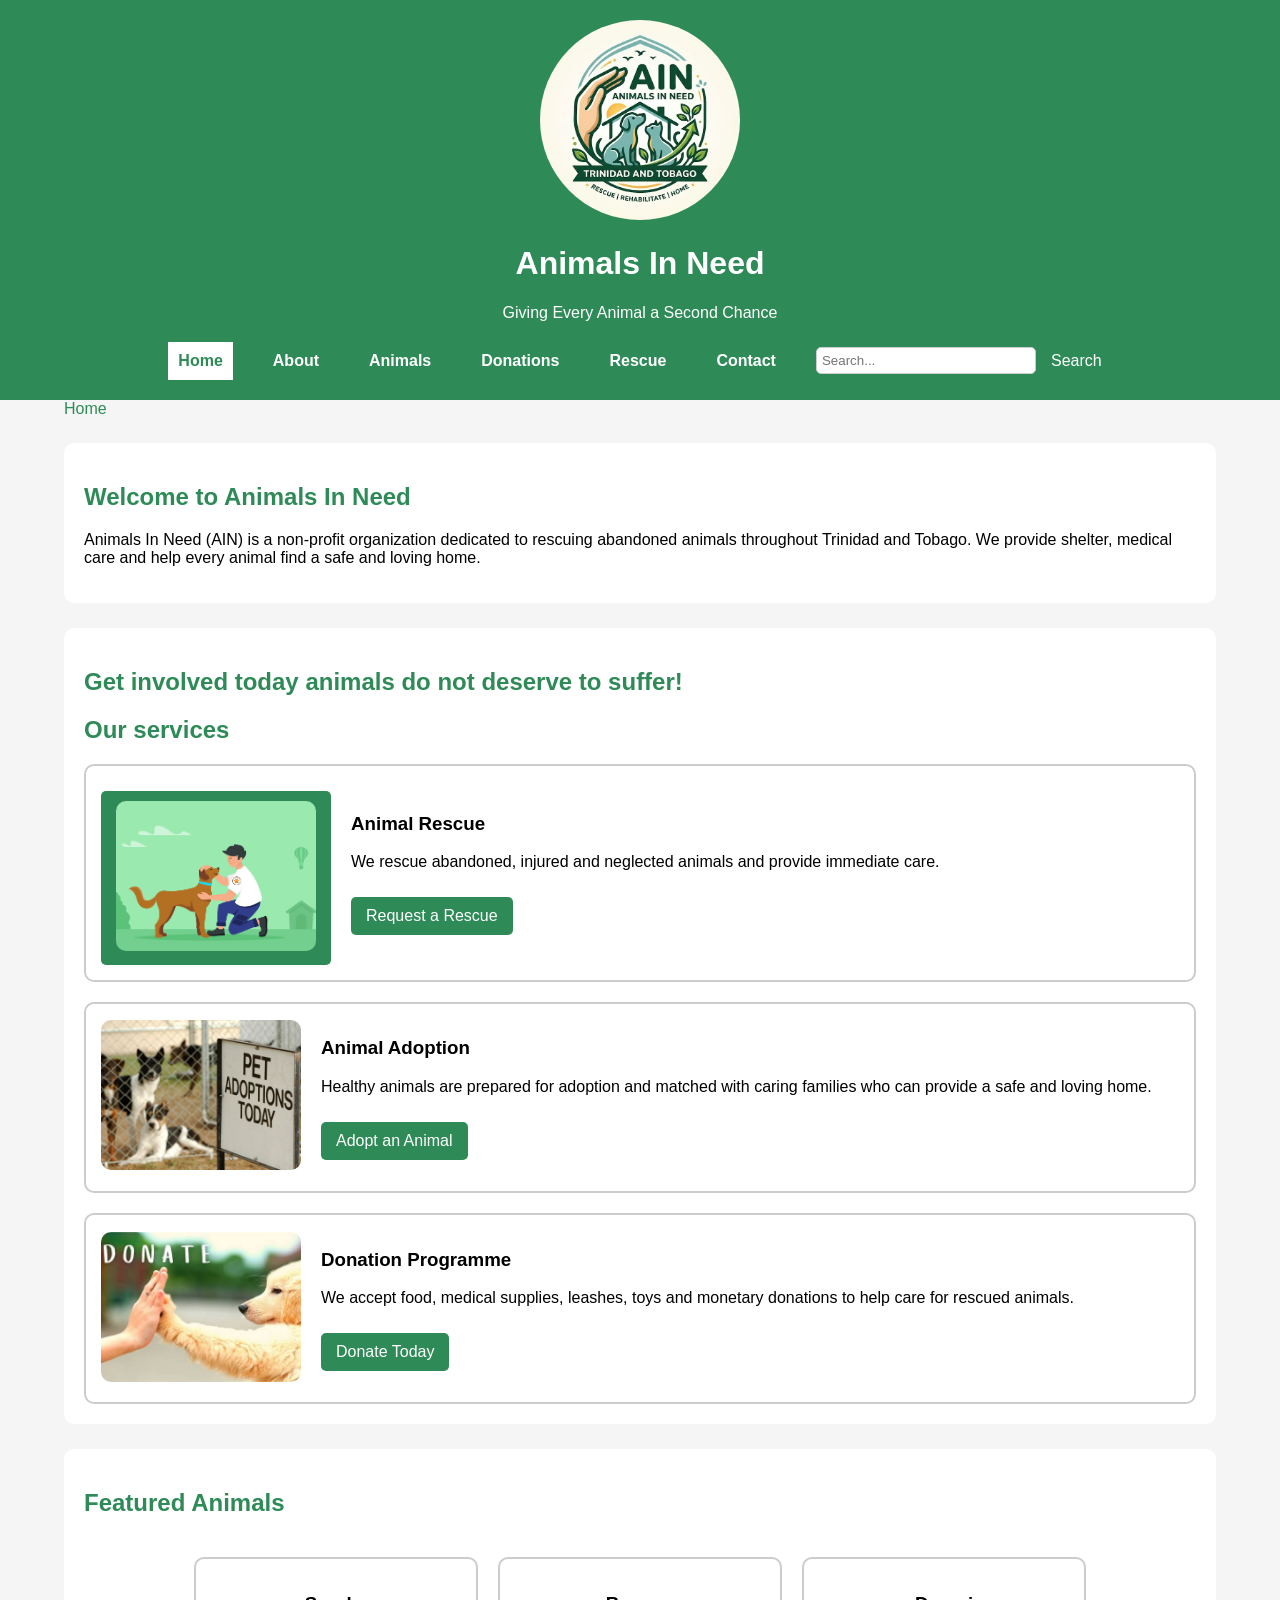
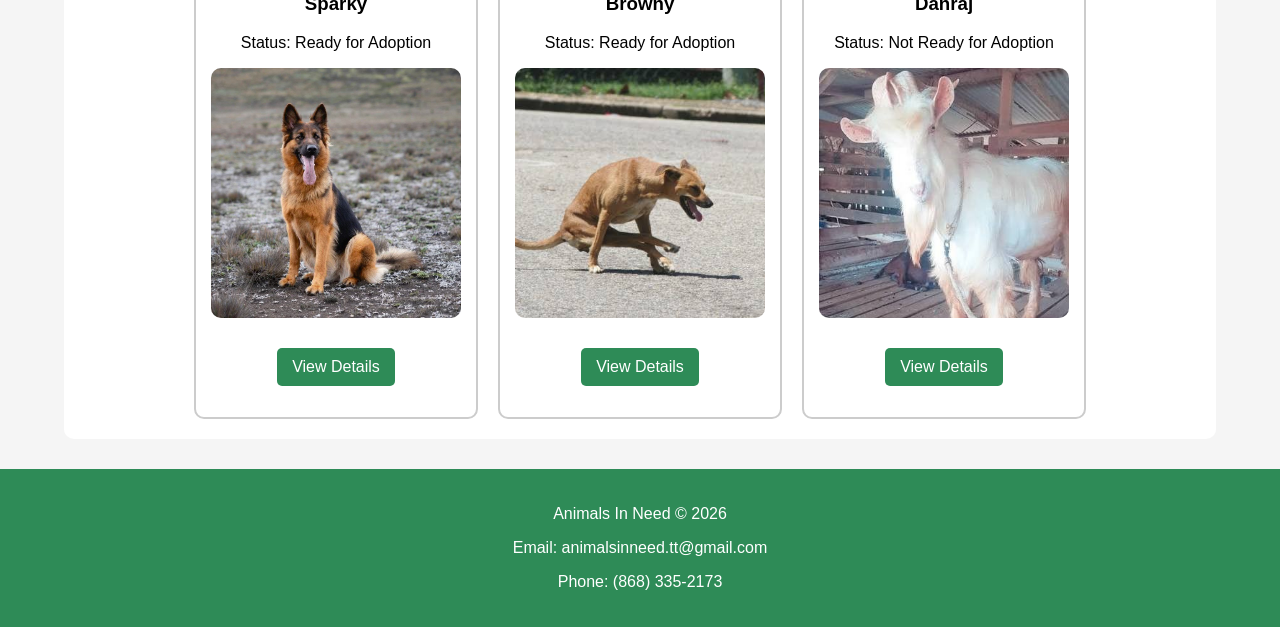
<file: index.html>
<!DOCTYPE html>
<html lang="en">

<head>
    <meta charset="UTF-8">
    <meta name="viewport" content="width=device-width, initial-scale=1.0">
    
    <title>Home Page</title>

    <link rel="stylesheet" href="CSS/website.css">
</head>

<body>

    <header>
        
        <a href="index.html">

        <img src="./Img/logo.jpg"
        class="logo"
        alt="Animals In Need Logo">

        </a>
        
        <h1>Animals In Need</h1>

        <p>Giving Every Animal a Second Chance</p>

        <nav>

            <a href="index.html" class="currentTab">Home</a>

            <a href="about.html">About</a>

            <a href="animals.html">Animals</a>

            <a href="donations.html">Donations</a>

            <a href="rescue.html">Rescue</a>

            <a href="contact.html">Contact</a>

            <form name="searchForm" method="post" action="#">
            <input type="search" name="search" value="" id="search" placeholder="Search...">
            <input type="submit" name="submit" value="Search">
            </form>

        </nav>

    </header>

    <main>

        <div class="breadcrumb">
            <a href="./index.html" class="currentBreadcrumb">Home</a> 
        </div>
    
        <section>

            <h2>Welcome to Animals In Need</h2>

            <p>
                Animals In Need (AIN) is a non-profit organization dedicated to rescuing
                abandoned animals throughout Trinidad and Tobago. We provide shelter,
                medical care and help every animal find a safe and loving home.
            </p>

        </section>
        

        <section>

            <h2>Get involved today animals do not deserve to suffer!</h2>
                
            <h2>Our services</h2>

            <article class="dogPat">

                <a href="rescue.html"animalImageLink">

                <img src="./Img/dogpat.jpg"
                class="dogGettingpat"
                alt="Animal rescue">

                </a>

                <div>

                    <h3>Animal Rescue</h3>

                    <p>
                    We rescue abandoned, injured and neglected animals and provide
                    immediate care.
                    </p>

                    <p>
                    <a href="rescue.html">Request a Rescue</a>
                    </p>

                </div>

            </article>

            <article class="dogPat">

                <a href="contact.html" class="animalImageLink">

                <img src="./Img/adopt-me.jpg" class="dogGettingpat" alt="Animal adoption">

                </a>

                <div>

                    <h3>Animal Adoption</h3>

                    <p>
                    Healthy animals are prepared for adoption and matched with caring
                    families who can provide a safe and loving home.
                    </p>

                    <p>
                    <a href="animals.html">Adopt an Animal</a>
                    </p>

                </div>

            </article>
                
            <article class="dogPat">

                <a href="donations.html" class="animalImageLink">

                <img src="./Img/donate.jpg"
                class="dogGettingpat"
                alt="Animal donations">

                </a>

                <div>

                    <h3>Donation Programme</h3>

                    <p>
                    We accept food, medical supplies, leashes, toys and monetary
                    donations to help care for rescued animals.
                    </p>

                    <p>
                    <a href="donations.html">Donate Today</a>
                    </p>

                </div>

            </article>

        </section>

        <section>

            <h2>Featured Animals</h2>

            <div class="featuredAnimals">

                <article>

                    <h3>Sparky</h3>

                    <p>Status: Ready for Adoption</p>

                    <a href="sparkyDetails.html" class="animalImageLink">

                    <img src="./Img/sparky.jpg"
                    class="animalImage"
                    alt="Sparky the German Shepherd">

                    </a>

                    <p><a href="sparkyDetails.html">View Details</a></p>

                </article>

                <article>

                    <h3>Browny</h3>

                    <p>Status: Ready for Adoption</p>

                    <a href="brownyDetails.html" class="animalImageLink">
                    
                    <img src="./Img/browny.jpg" class="animalImage" alt="Browny the Pothound">

                    </a>

                    <p><a href="brownyDetails.html">View Details</a></p>

                
                </article>

                <article>

                    <h3>Danraj</h3>

                    <p>Status: Not Ready for Adoption</p>

                    <a href="danrajDetails.html" class="animalImageLink">

                    <img src="./Img/danraj.jpg"
                    class="animalImage"
                    alt="Danraj the Goat avaiable for adoption">

                    </a>

                    <p><a href="danrajDetails.html">View Details</a></p>

                </article>
                
            </div>

        </section>

    </main>

    <footer>

        <p>Animals In Need © 2026</p>

        <p>Email: animalsinneed.tt@gmail.com</p>

        <p>Phone: (868) 335-2173</p>

    </footer>

</body>

</html>
</file>
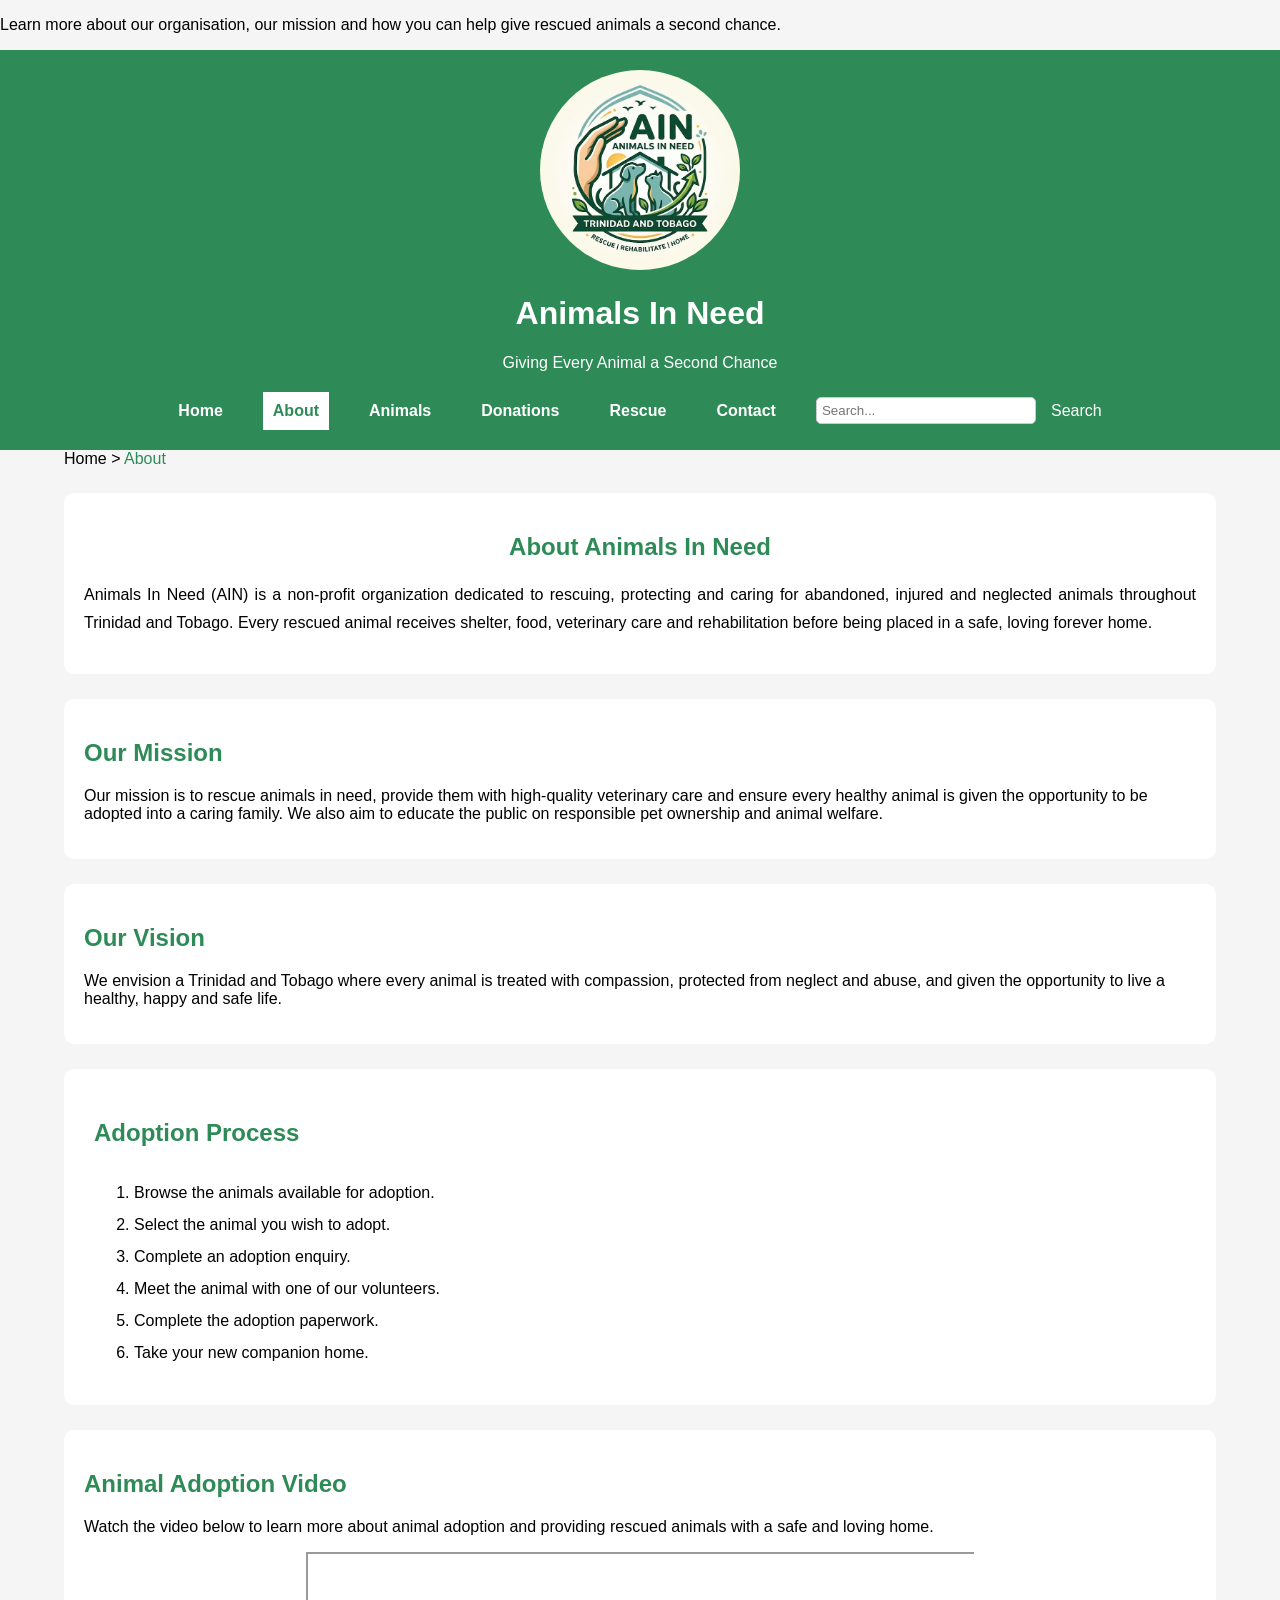
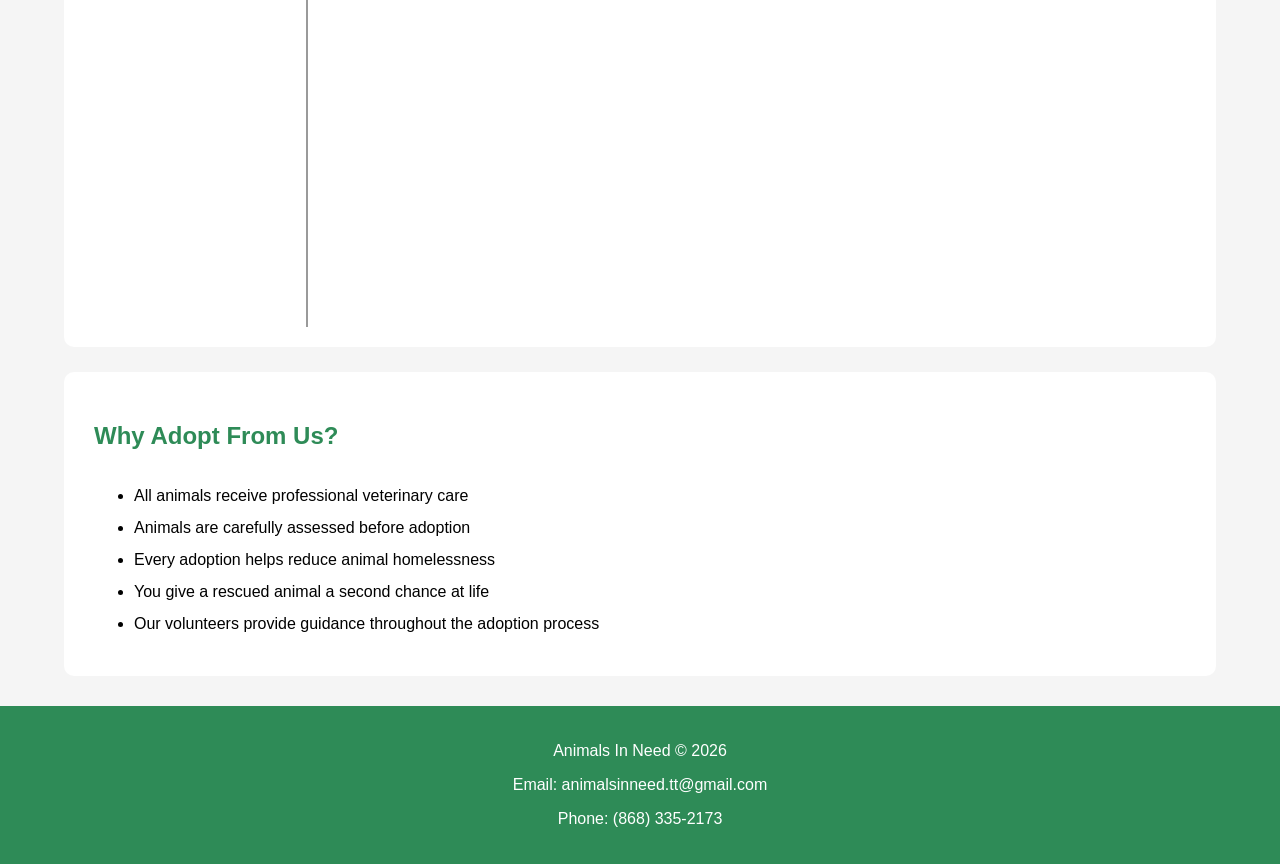
<file: about.html>
<!DOCTYPE html>
<html lang="en">

<head>

    <meta charset="UTF-8">

    <meta name="viewport" content="width=device-width, initial-scale=1.0">

    <title>About Animals In Need</title>

    <link rel="stylesheet" href="CSS/website.css">

</head>

<body>

    <p>
    Learn more about our organisation, our mission and how you can help give
    rescued animals a second chance.
    </p>
    
    <header>

        <a href="index.html">

        <img src="./Img/logo.jpg"
        class="logo"
        alt="Animals In Need Logo">

        </a>

        <h1>Animals In Need</h1>

        <p>Giving Every Animal a Second Chance</p>

        <nav>

            <a href="index.html">Home</a>

            <a href="about.html" class="currentTab">About</a>

            <a href="animals.html">Animals</a>

            <a href="donations.html">Donations</a>

            <a href="rescue.html">Rescue</a>

            <a href="contact.html">Contact</a>

            <form name="searchForm" method="post" action="#">
            <input type="search" name="search" value="" id="search" placeholder="Search...">
            <input type="submit" name="submit" value="Search">
            </form>

        </nav>

    </header>

    <main>

        <div class="breadcrumb">
            <a href="index.html">Home</a> >
            <a href="about.html" class="currentBreadcrumb">About</a>
        </div>

        <section class="aboutSection">

            <h2 class="aboutTitle">About Animals In Need</h2>

            <p>
                Animals In Need (AIN) is a non-profit organization dedicated to rescuing,
                protecting and caring for abandoned, injured and neglected animals
                throughout Trinidad and Tobago. Every rescued animal receives shelter,
                food, veterinary care and rehabilitation before being placed in a safe,
                loving forever home.
            </p>

        </section>

        <section class="mission">

            <h2>Our Mission</h2>

            <p>
                Our mission is to rescue animals in need, provide them with high-quality
                veterinary care and ensure every healthy animal is given the opportunity
                to be adopted into a caring family. We also aim to educate the public on
                responsible pet ownership and animal welfare.
            </p>

        </section>

        <section class="vision">

            <h2>Our Vision</h2>

            <p>
                We envision a Trinidad and Tobago where every animal is treated with
                compassion, protected from neglect and abuse, and given the opportunity
                to live a healthy, happy and safe life.
            </p>

        </section>

        <section class="adoptionProcess">

            <h2>Adoption Process</h2>

            <ol>

                <li>Browse the animals available for adoption.</li>

                <li>Select the animal you wish to adopt.</li>

                <li>Complete an adoption enquiry.</li>

                <li>Meet the animal with one of our volunteers.</li>

                <li>Complete the adoption paperwork.</li>

                <li>Take your new companion home.</li>

            </ol>

        </section>

        <section>

            <h2>Animal Adoption Video</h2>

            <p>
            Watch the video below to learn more about animal adoption
            and providing rescued animals with a safe and loving home.
            </p>

            <div class="embed-container">

                <iframe
                src="https://www.youtube.com/embed/Tn3lZE0rRBs?si=ENRxIphsoaECplmC"
                title="YouTube video player"
                allow="accelerometer; autoplay; clipboard-write; encrypted-media; gyroscope; picture-in-picture; web-share"
                referrerpolicy="strict-origin-when-cross-origin"
                allowfullscreen>
                </iframe>

            </div>

        </section>

        <section class="whyAdopt">

            <h2>Why Adopt From Us?</h2>

            <ul>

                <li>All animals receive professional veterinary care</li>

                <li>Animals are carefully assessed before adoption</li>

                <li>Every adoption helps reduce animal homelessness</li>

                <li>You give a rescued animal a second chance at life</li>

                <li>Our volunteers provide guidance throughout the adoption process</li>

            </ul>

        </section>

    </main>

    <footer>

        <p>Animals In Need © 2026</p>

        <p>Email: animalsinneed.tt@gmail.com</p>

        <p>Phone: (868) 335-2173</p>

    </footer>

</body>



</html>
</file>
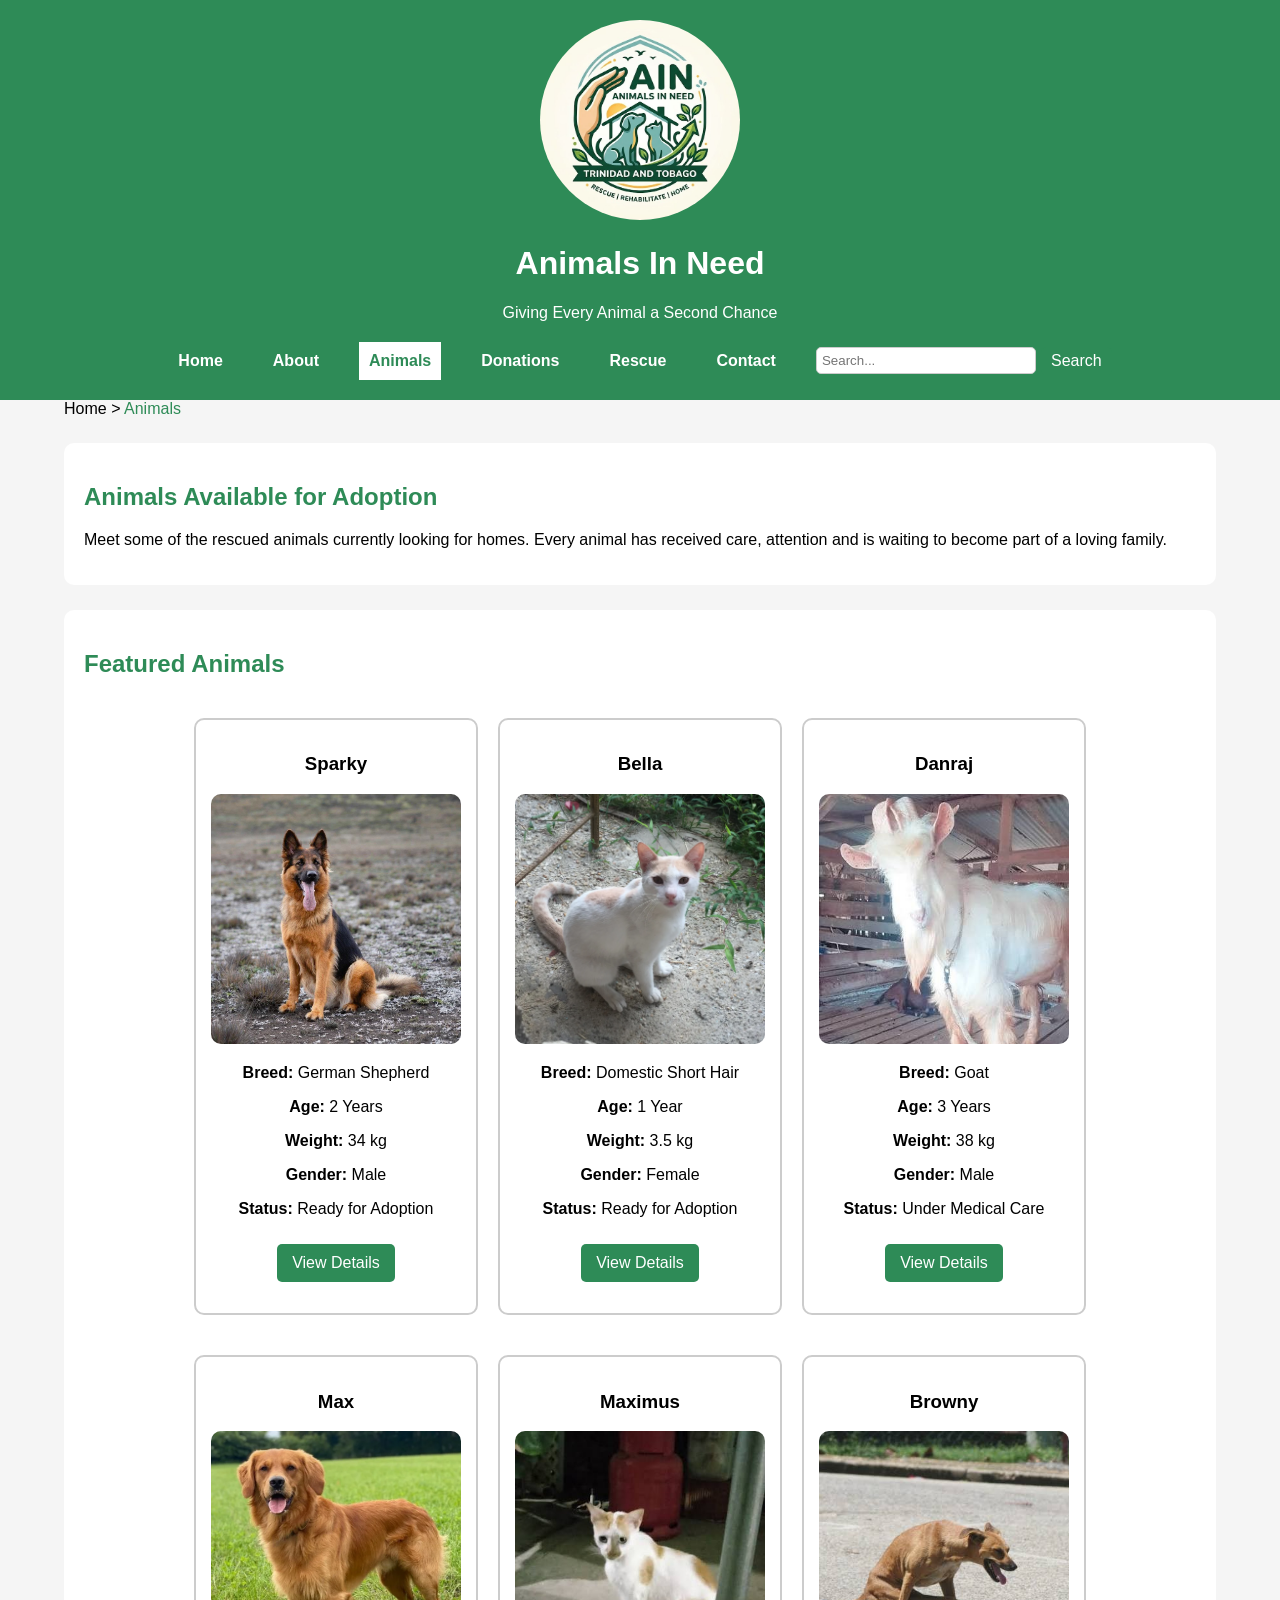
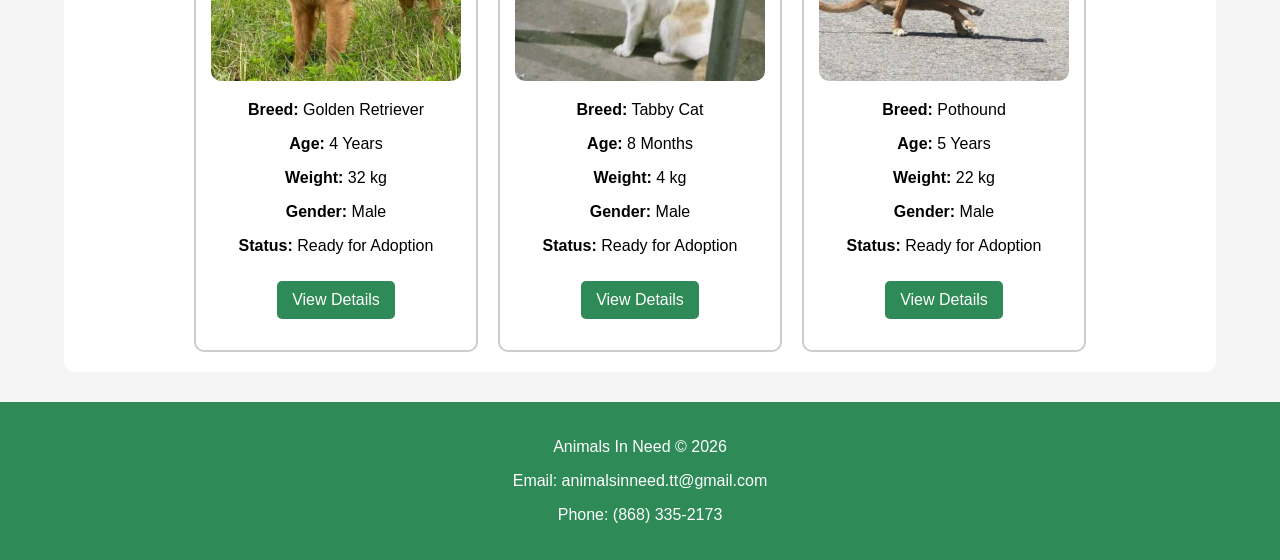
<file: animals.html>
<!DOCTYPE html>
<html lang="en">

<head>

    <meta charset="UTF-8">

    <meta name="viewport" content="width=device-width, initial-scale=1.0">

    <title>Animals Page</title>

    <link rel="stylesheet" href="CSS/website.css">

</head>

<body>

    <header>

        <a href="index.html">

        <img src="./Img/logo.jpg"
        class="logo"
        alt="Animals In Need Logo">

        </a>

        <h1>Animals In Need</h1>

        <p>Giving Every Animal a Second Chance</p>

        <nav>

            <a href="index.html">Home</a>

            <a href="about.html">About</a>

            <a href="animals.html" class="currentTab">Animals</a>

            <a href="donations.html">Donations</a>

            <a href="rescue.html">Rescue</a>

            <a href="contact.html">Contact</a>

            <form name="searchForm" method="post" action="#">
            <input type="search" name="search" value="" id="search" placeholder="Search...">
            <input type="submit" name="submit" value="Search">
            </form>

        </nav>


    </header>

    <main>

        <div class="breadcrumb">
            <a href="index.html">Home</a> >
            <a href="animals.html" class="currentBreadcrumb">Animals</a>

        </div>

        <section>

            <h2>Animals Available for Adoption</h2>

            <p>
                Meet some of the rescued animals currently looking for
                homes. Every animal has received care,
                attention and is waiting to become part of a loving family.
            </p>

        </section>

        <section>

            <h2>Featured Animals</h2>

            <div class="featuredAnimals">

                <article>

                    <h3>Sparky</h3>

                    <a href="sparkyDetails.html" class="animalImageLink">

                    <img src="./Img/sparky.jpg"
                    class="animalImage"
                    alt="Sparky the German Shepherd">

                    </a>

                    <p><strong>Breed:</strong> German Shepherd</p>

                    <p><strong>Age:</strong> 2 Years</p>

                    <p><strong>Weight:</strong> 34 kg</p>

                    <p><strong>Gender:</strong> Male</p>

                    <p><strong>Status:</strong> Ready for Adoption</p>

                    <p><a href="sparkyDetails.html">View Details</a></p>

                </article>

                <article>

                    <h3>Bella</h3>

                    <a href="bellaDetails.html" class="animalImageLink">

                    <img src="./Img/cat-1.jpg"
                    class="animalImage"
                    alt="Bella the Cat">

                    </a>

                    <p><strong>Breed:</strong> Domestic Short Hair</p>

                    <p><strong>Age:</strong> 1 Year</p>

                    <p><strong>Weight:</strong> 3.5 kg</p>

                    <p><strong>Gender:</strong> Female</p>

                    <p><strong>Status:</strong> Ready for Adoption</p>

                    <p><a href="bellaDetails.html">View Details</a></p>

                </article>

                <article>

                    <h3>Danraj</h3>

                    <a href="danrajDetails.html" class="animalImageLink">

                    <img src="./Img/danraj.jpg"
                    class="animalImage"
                    alt="Danraj the Goat">

                    </a>

                    <p><strong>Breed:</strong> Goat</p>

                    <p><strong>Age:</strong> 3 Years</p>

                    <p><strong>Weight:</strong> 38 kg</p>

                    <p><strong>Gender:</strong> Male</p>

                    <p><strong>Status:</strong> Under Medical Care</p>

                    <p><a href="danrajDetails.html">View Details</a></p>

                </article>

                <article>

                    <h3>Max</h3>

                    <a href="maxDetails.html" class="animalImageLink">

                    <img src="./Img/golden-retriever.jpg"
                    class="animalImage"
                    alt="Max the Golden Retriever">

                    </a>

                    <p><strong>Breed:</strong> Golden Retriever</p>

                    <p><strong>Age:</strong> 4 Years</p>

                    <p><strong>Weight:</strong> 32 kg</p>

                    <p><strong>Gender:</strong> Male</p>

                    <p><strong>Status:</strong> Ready for Adoption</p>

                    <p><a href="maxDetails.html">View Details</a></p>

                </article>

                <article>

                    <h3>Maximus</h3>

                    <a href="maximasDetails.html" class="animalImageLink">

                    <img src="./Img/cat-2.jpg"
                    class="animalImage"
                    alt="Maximus the Tabby Cat">

                    </a>
                    
                    <p><strong>Breed:</strong> Tabby Cat</p>

                    <p><strong>Age:</strong> 8 Months</p>

                    <p><strong>Weight:</strong> 4 kg</p>

                    <p><strong>Gender:</strong> Male</p>

                    <p><strong>Status:</strong> Ready for Adoption</p>

                    <p><a href="maximasDetails.html">View Details</a></p>

                </article>

                <article>

                    <h3>Browny</h3>

                    <a href="brownyDetails.html" class="animalImageLink">

                    <img src="./Img/browny.jpg"
                    class="animalImage"
                    alt="Browny the Pothound">

                    </a>

                    <p><strong>Breed:</strong> Pothound</p>

                    <p><strong>Age:</strong> 5 Years</p>

                    <p><strong>Weight:</strong> 22 kg</p>

                    <p><strong>Gender:</strong> Male</p>

                    <p><strong>Status:</strong> Ready for Adoption</p>

                    <p><a href="brownyDetails.html">View Details</a></p>

                </article>

            </div>

        </section>

    </main>

    <footer>

    <p>Animals In Need © 2026</p>

    <p>Email: animalsinneed.tt@gmail.com</p>

    <p>Phone: (868) 335-2173</p>

    </footer>

</body>

</html>
</file>
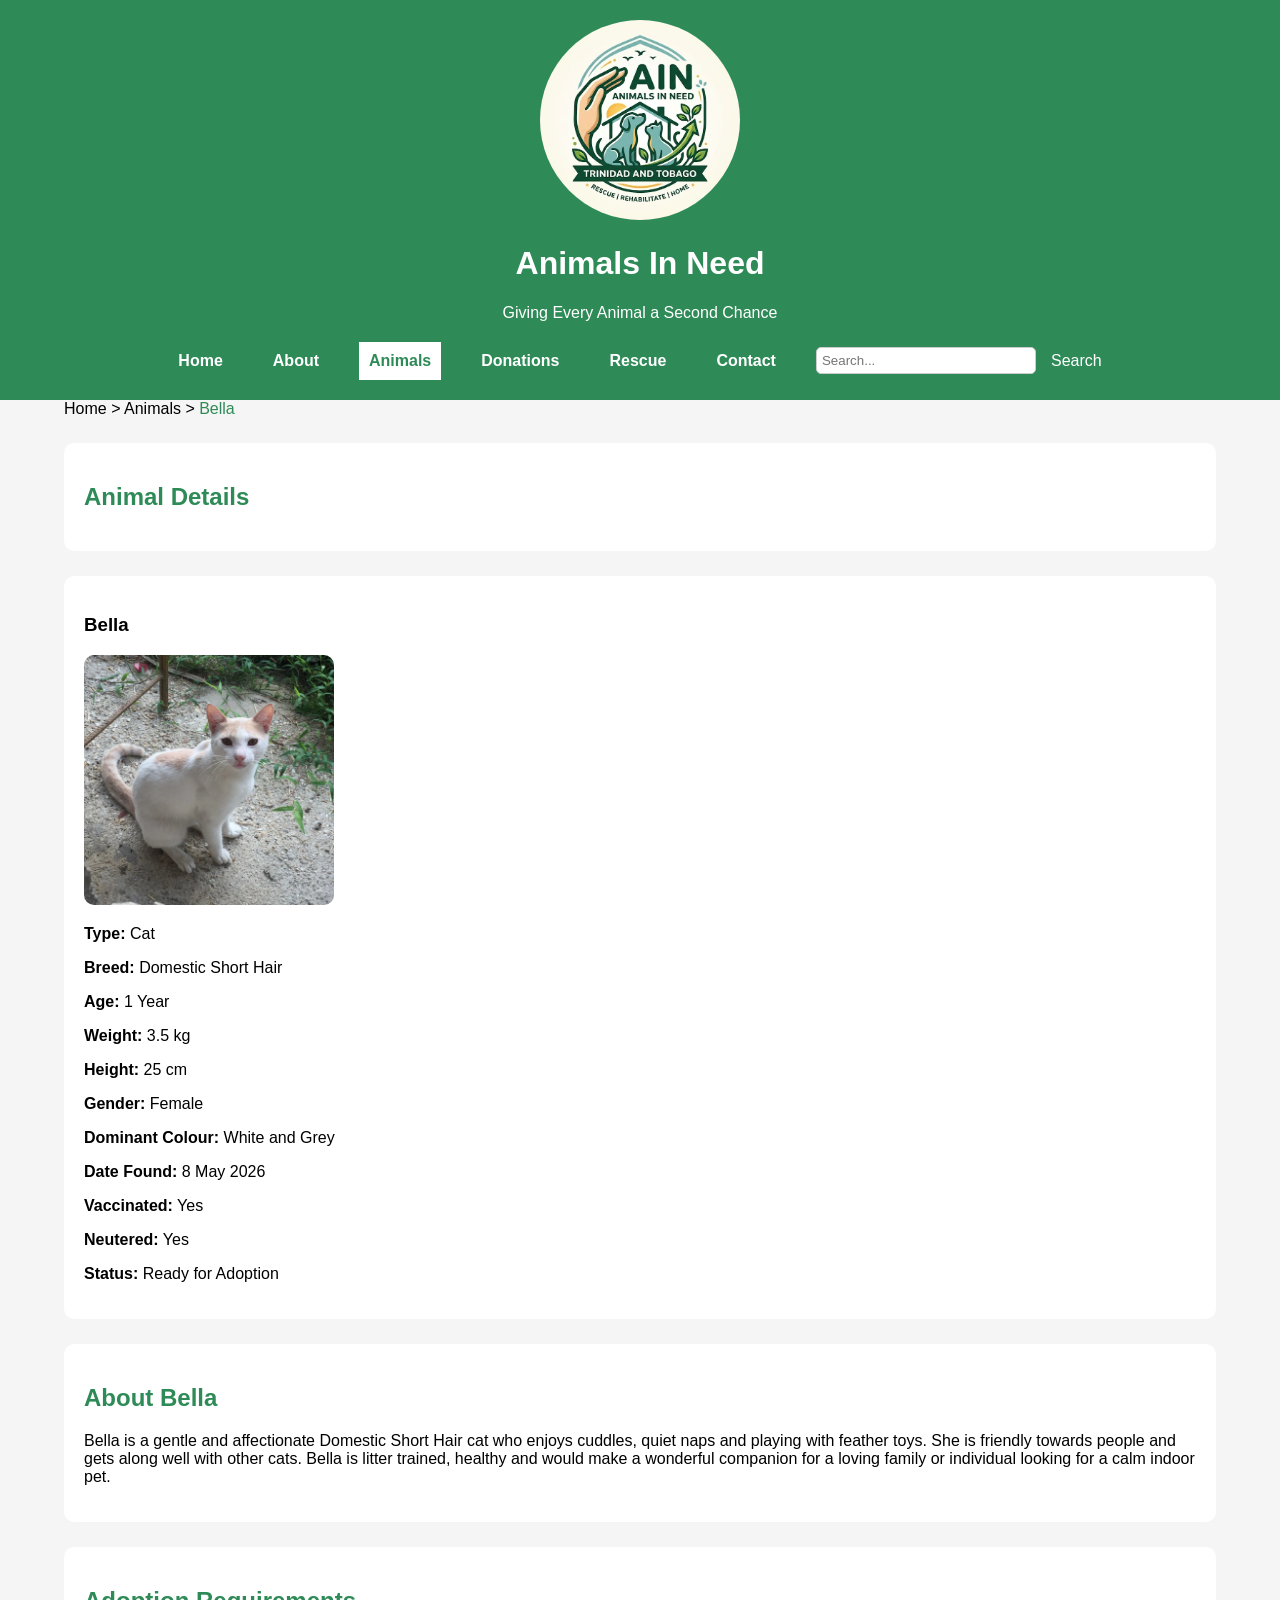
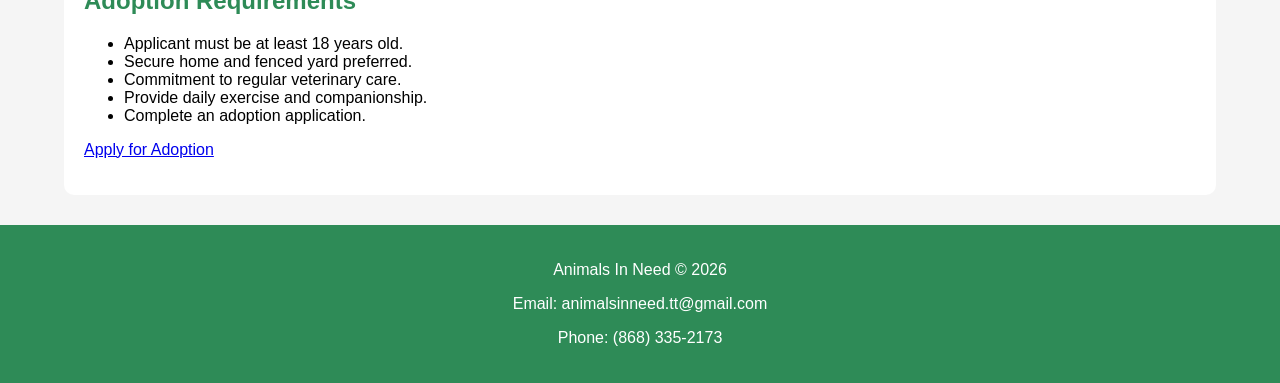
<file: bellaDetails.html>
<!DOCTYPE html>
<html lang="en">

<head>

    <meta charset="UTF-8">

    <meta name="viewport" content="width=device-width, initial-scale=1.0">

    <title>Details for Bella the Cat</title>

    <link rel="stylesheet" href="CSS/website.css">

</head>

<body>

    <header>

        <a href="index.html">

        <img src="./Img/logo.jpg"
        class="logo"
        alt="Animals In Need Logo">

        </a>

        <h1>Animals In Need</h1>

        <p>Giving Every Animal a Second Chance</p>

        <nav>

            <a href="index.html">Home</a>

            <a href="about.html">About</a>

            <a href="animals.html" class="currentTab">Animals</a>

            <a href="donations.html">Donations</a>

            <a href="rescue.html">Rescue</a>

            <a href="contact.html">Contact</a>

            <form name="searchForm" method="post" action="#">
            <input type="search" name="search" value="" id="search" placeholder="Search...">
            <input type="submit" name="submit" value="Search">
            </form>

        </nav>

    </header>

    <main>

        <div class="breadcrumb">
            <a href="index.html">Home</a> >
            <a href="animals.html">Animals</a> >
            <a href="bellaDetails.html" class="currentBreadcrumb">Bella</a>
        </div>

        <section>

            <h2>Animal Details</h2>

            </section>

            <section>

            <h3>Bella</h3>

            <img src="./Img/cat-1.jpg" class="animalImage" alt="Bella the cat">

            <p><strong>Type:</strong> Cat</p>
            
            <p><strong>Breed:</strong> Domestic Short Hair</p>
            
            <p><strong>Age:</strong> 1 Year</p>
            
            <p><strong>Weight:</strong> 3.5 kg</p>
            
            <p><strong>Height:</strong> 25 cm</p>
            
            <p><strong>Gender:</strong> Female</p>
            
            <p><strong>Dominant Colour:</strong> White and Grey</p>
            
            <p><strong>Date Found:</strong> 8 May 2026</p>
            
            <p><strong>Vaccinated:</strong> Yes</p>
            
            <p><strong>Neutered:</strong> Yes</p>
            
            <p><strong>Status:</strong> Ready for Adoption</p>

        </section>

        <section>

            <h2>About Bella</h2>

            <p>

            Bella is a gentle and affectionate Domestic Short Hair cat who enjoys
            cuddles, quiet naps and playing with feather toys. She is friendly
            towards people and gets along well with other cats. Bella is litter
            trained, healthy and would make a wonderful companion for a loving
            family or individual looking for a calm indoor pet.

            </p>

        </section>

        <section>

            <h2>Adoption Requirements</h2>

            <ul>

            <li>Applicant must be at least 18 years old.</li>

            <li>Secure home and fenced yard preferred.</li>

            <li>Commitment to regular veterinary care.</li>

            <li>Provide daily exercise and companionship.</li>

            <li>Complete an adoption application.</li>

            </ul>

            <p>

            <a href="contact.html">Apply for Adoption</a>

            </p>

        </section>

    </main>

    <footer>

        <p>Animals In Need © 2026</p>

        <p>Email: animalsinneed.tt@gmail.com</p>

        <p>Phone: (868) 335-2173</p>

    </footer>

</body>



</html>
</file>
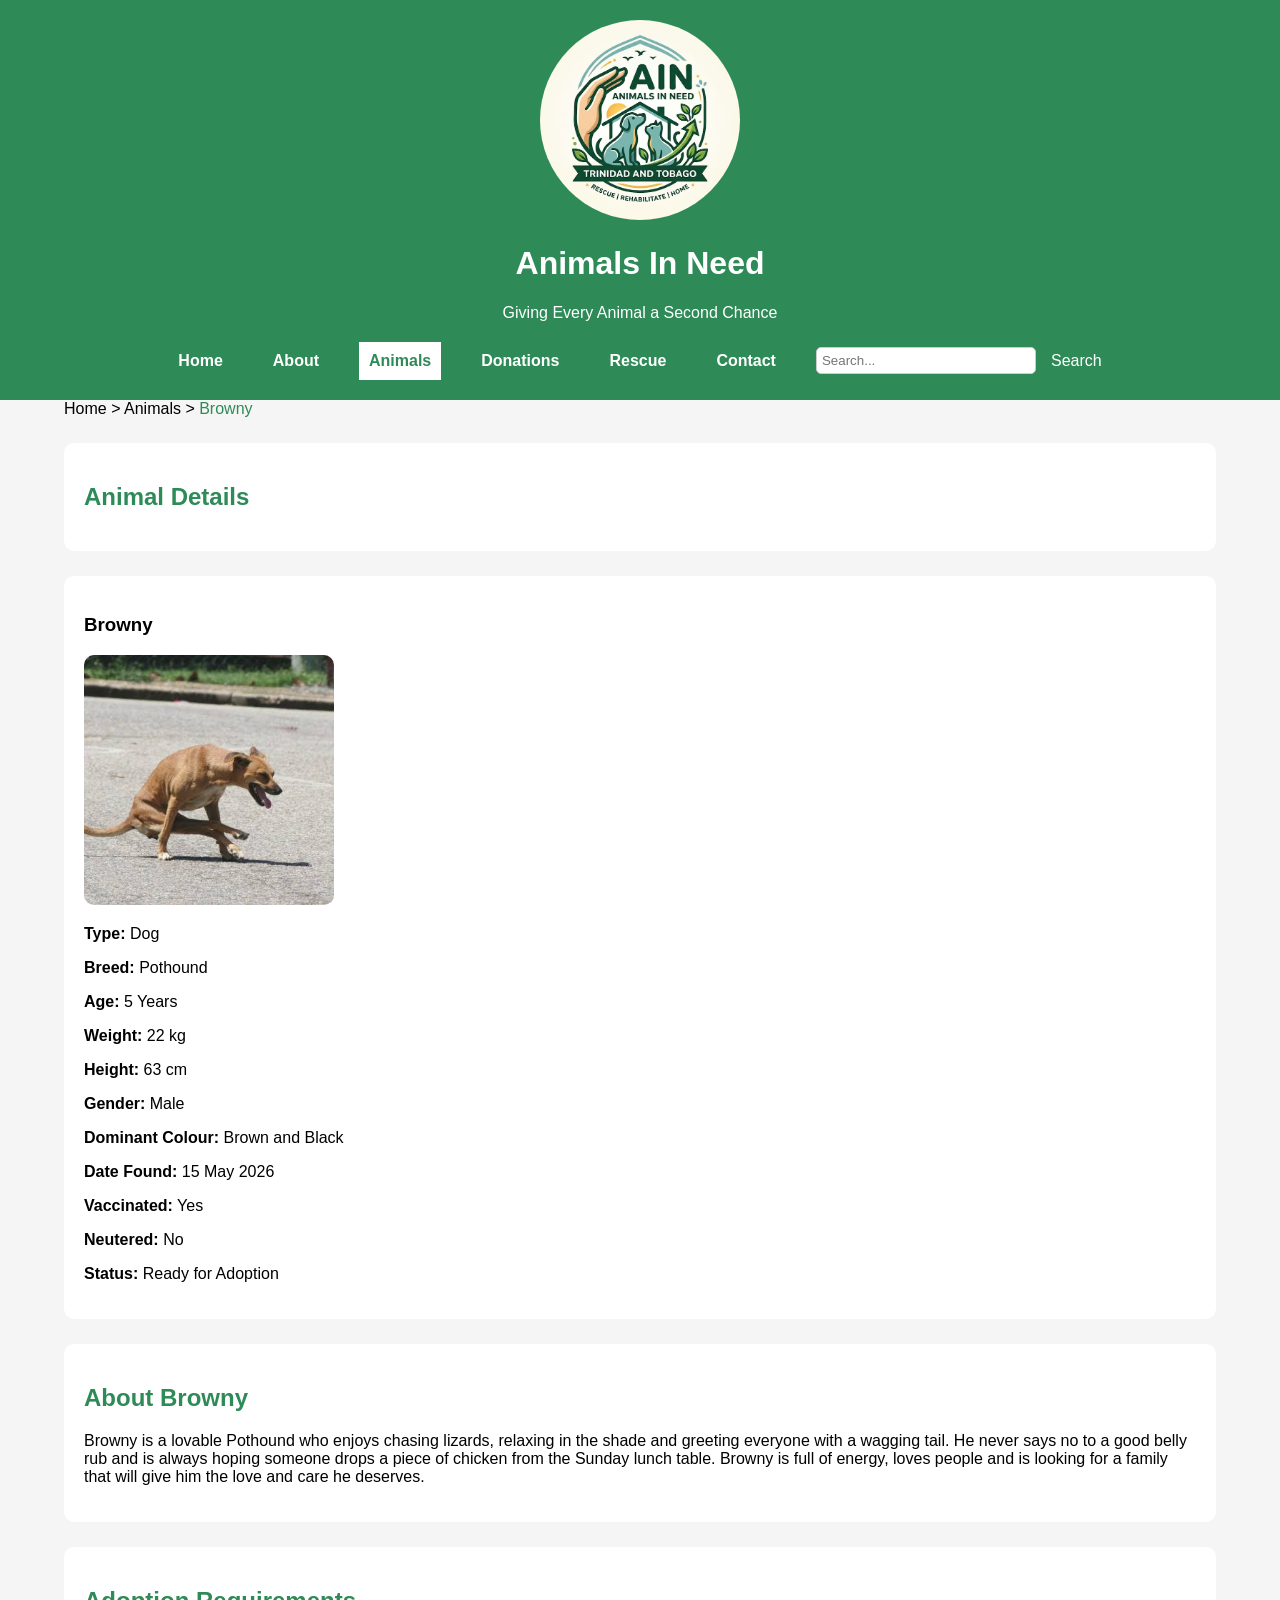
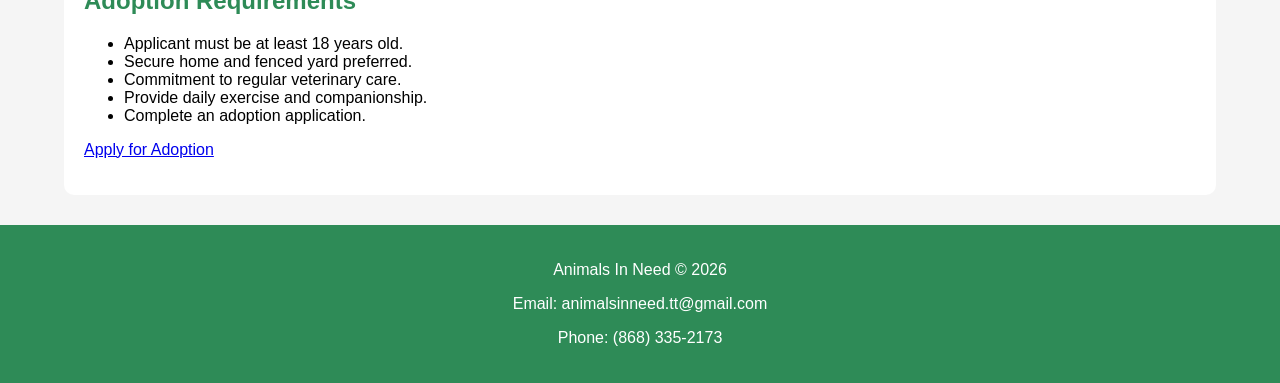
<file: brownyDetails.html>
<!DOCTYPE html>
<html lang="en">

<head>

    <meta charset="UTF-8">

    <meta name="viewport" content="width=device-width, initial-scale=1.0">

    <title>Details for Browny the Pothound</title>

    <link rel="stylesheet" href="CSS/website.css">

</head>

<body>

    <header>

        <a href="index.html">

        <img src="./Img/logo.jpg"
        class="logo"
        alt="Animals In Need Logo">

        </a>

        <h1>Animals In Need</h1>

        <p>Giving Every Animal a Second Chance</p>

        <nav>

        <a href="index.html">Home</a>

        <a href="about.html">About</a>

        <a href="animals.html" class="currentTab">Animals</a>

        <a href="donations.html">Donations</a>

        <a href="rescue.html">Rescue</a>

        <a href="contact.html">Contact</a>

        <form name="searchForm" method="post" action="#">
        <input type="search" name="search" value="" id="search" placeholder="Search...">
        <input type="submit" name="submit" value="Search">
        </form>

        </nav>

    </header>

    <main>

        <div class="breadcrumb">
            <a href="index.html">Home</a> >
            <a href="animals.html">Animals</a> >
            <a href="brownyDetails.html" class="currentBreadcrumb">Browny</a>
        </div>

        <section>

            <h2>Animal Details</h2>

        </section>

        <section>

            <h3>Browny</h3>

            <img src="./Img/browny.jpg" class="animalImage" alt="Browny the Pothound">

            <p><strong>Type:</strong> Dog</p>
            
            <p><strong>Breed:</strong> Pothound</p>
            
            <p><strong>Age:</strong> 5 Years</p>
            
            <p><strong>Weight:</strong> 22 kg</p>
            
            <p><strong>Height:</strong> 63 cm</p>
            
            <p><strong>Gender:</strong> Male</p>
            
            <p><strong>Dominant Colour:</strong> Brown and Black</p>
            
            <p><strong>Date Found:</strong> 15 May 2026</p>
            
            <p><strong>Vaccinated:</strong> Yes</p>
            
            <p><strong>Neutered:</strong> No</p>
            
            <p><strong>Status:</strong> Ready for Adoption</p>
        
        </section>

        <section>

            <h2>About Browny</h2>

            <p>

            Browny is a lovable Pothound who enjoys chasing lizards, relaxing in the
            shade and greeting everyone with a wagging tail. He never says no to a
            good belly rub and is always hoping someone drops a piece of chicken from
            the Sunday lunch table. Browny is full of energy, loves people and is
            looking for a family that will give him the love and care he deserves.

            </p>

        </section>

        <section>

            <h2>Adoption Requirements</h2>

            <ul>

            <li>Applicant must be at least 18 years old.</li>

            <li>Secure home and fenced yard preferred.</li>

            <li>Commitment to regular veterinary care.</li>

            <li>Provide daily exercise and companionship.</li>

            <li>Complete an adoption application.</li>

            </ul>

            <p>

            <a href="contact.html">Apply for Adoption</a>

            </p>

        </section>

    </main>

    <footer>

    <p>Animals In Need © 2026</p>

    <p>Email: animalsinneed.tt@gmail.com</p>

    <p>Phone: (868) 335-2173</p>

    </footer>

</body>

</html>
</file>
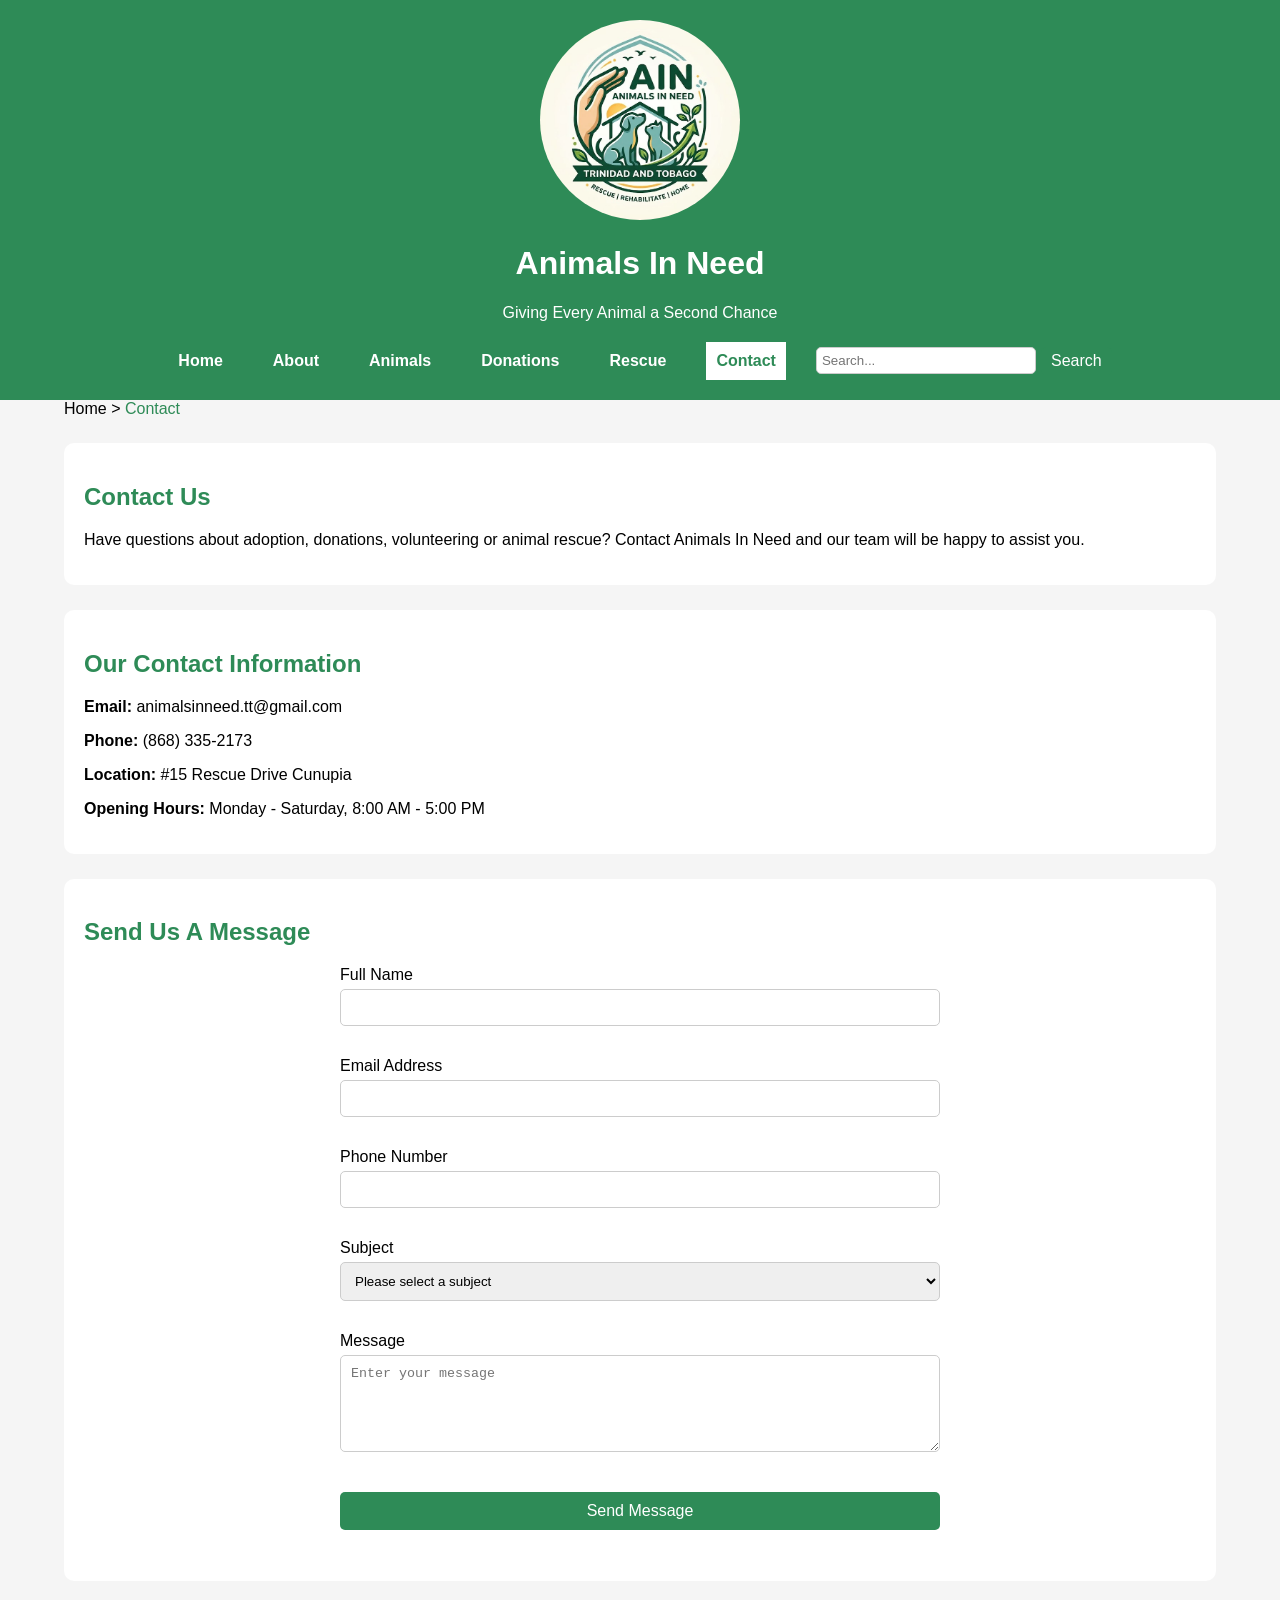
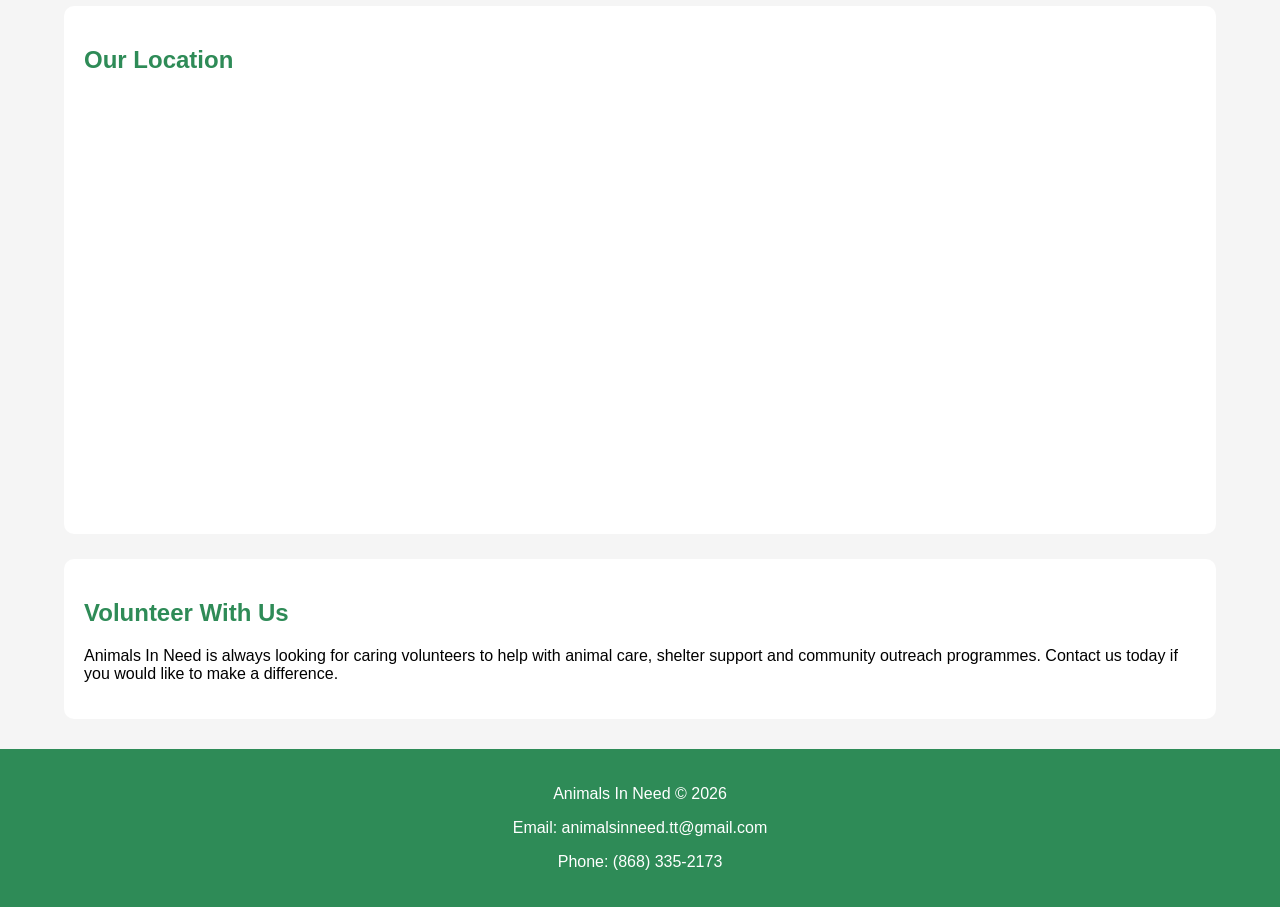
<file: contact.html>
<!DOCTYPE html>
<html lang="en">

<head>

    <meta charset="UTF-8">

    <meta name="viewport" content="width=device-width, initial-scale=1.0">

    <title>Contact Page</title>

    <link rel="stylesheet" href="CSS/website.css">

    <script src="./Js/contactValidation.js" defer></script>
    <script src="Js/form.js" defer></script>

</head>

<!-- 123-->

<body>

    <header>

        <a href="index.html">

        <img src="./Img/logo.jpg"
        class="logo"
        alt="Animals In Need Logo">

        </a>

        <h1>Animals In Need</h1>

        <p>Giving Every Animal a Second Chance</p>

        <nav>

            <a href="index.html">Home</a>

            <a href="about.html">About</a>

            <a href="animals.html">Animals</a>

            <a href="donations.html">Donations</a>

            <a href="rescue.html">Rescue</a>

            <a href="contact.html" class="currentTab">Contact</a>

            <form name="searchForm" method="post" action="#">
            <input type="search" name="search" value="" id="search" placeholder="Search...">
            <input type="submit" name="submit" value="Search">
            </form>

        </nav>

    </header>


    <main>

        <div class="breadcrumb">
            <a href="index.html">Home</a> >
            <a href="contact.html" class="currentBreadcrumb">Contact</a>
        </div>

        <section>

            <h2>Contact Us</h2>

            <p>
            Have questions about adoption, donations, volunteering or animal rescue?
            Contact Animals In Need and our team will be happy to assist you.
            </p>

        </section>


        <section>

            <h2>Our Contact Information</h2>

            <p>
            <strong>Email:</strong> animalsinneed.tt@gmail.com
            </p>

            <p>
            <strong>Phone:</strong> (868) 335-2173
            </p>

            <p>
            <strong>Location:</strong> #15 Rescue Drive Cunupia
            </p>

            <p>
            <strong>Opening Hours:</strong>
            Monday - Saturday, 8:00 AM - 5:00 PM
            </p>

        </section>

        <section>

            <h2>Send Us A Message</h2>


            <form id="contactForm" name="contactForm" data-email-form="contact">
                
                <p class="form-status" role="status" aria-live="polite"></p>

                <p>

                    <label for="name">
                    
                    Full Name
                    </label>

                    <br>

                    <input type="text"
                    id="name"
                    name="name">

                    <span id="nameError"></span>

                </p>

                <p>

                    <label for="email">
                    Email Address
                    </label>

                    <br>

                    <input type="email"
                    id="email"
                    name="email">

                    <span id="emailError"></span>

                </p>

                <p>
                    
                    <label for="phone">Phone Number</label>

                    <input type="tel" id="phone" name="phone">

                    <span id="phoneError"></span>

                </p>


                <p>

                    <label for="subject">
                    Subject
                    </label>

                    <br>

                    <select id="subject"
                    name="subject">

                    <option value="" disabled selected>
                        Please select a subject
                    </option>

                    <option>
                        Adoption Enquiry
                    </option>

                    <option>
                        Donation Question
                    </option>

                    <option>
                        Rescue Request
                    </option>

                    <option>
                        Volunteer Information
                    </option>

                    <option>
                        Other
                    </option>

                    </select>

                    <span id="subjectError"></span>

                </p>

                <p>

                    <label for="message">
                    
                    Message
                    </label>

                    <br>

                    <textarea id="message"
                    name="message"
                    rows="5"
                    cols="40"
                    placeholder="Enter your message"></textarea>

                    <span id="messageError"></span>
                
                </p>

                <p>
                    <input type="submit" value="Send Message">
                </p>

            </form>
        
        </section>
        
        <section>

            <h2>Our Location</h2>

            <div class="map-container">

                <iframe
                src="https://www.google.com/maps/embed?pb=!1m18!1m12!1m3!1d18657.434379242226!2d-61.3945964019456!3d10.560193364690724!2m3!1f0!2f0!3f0!3m2!1i1024!2i768!4f13.1!3m3!1m2!1s0x8c35f9260c2625f5%3A0xd9e5f0625f9a7a9c!2sCunupia%20Veterinary%20Clinic%20Ltd!5e0!3m2!1sen!2stt!4v1786834082537!5m2!1sen!2stt"
                title="Animals In Need Location"
                allowfullscreen
                loading="lazy"
                referrerpolicy="strict-origin-when-cross-origin">
                </iframe>

            </div>
        
        </section>

        <section>

            <h2>Volunteer With Us</h2>

            <p>
            Animals In Need is always looking for caring volunteers to help with
            animal care, shelter support and community outreach programmes.
            Contact us today if you would like to make a difference.
            </p>

        </section>

    </main>

    <footer>

        <p>Animals In Need © 2026</p>

        <p>Email: animalsinneed.tt@gmail.com</p>

        <p>Phone: (868) 335-2173</p>

    </footer>

</body>

</html>
</file>
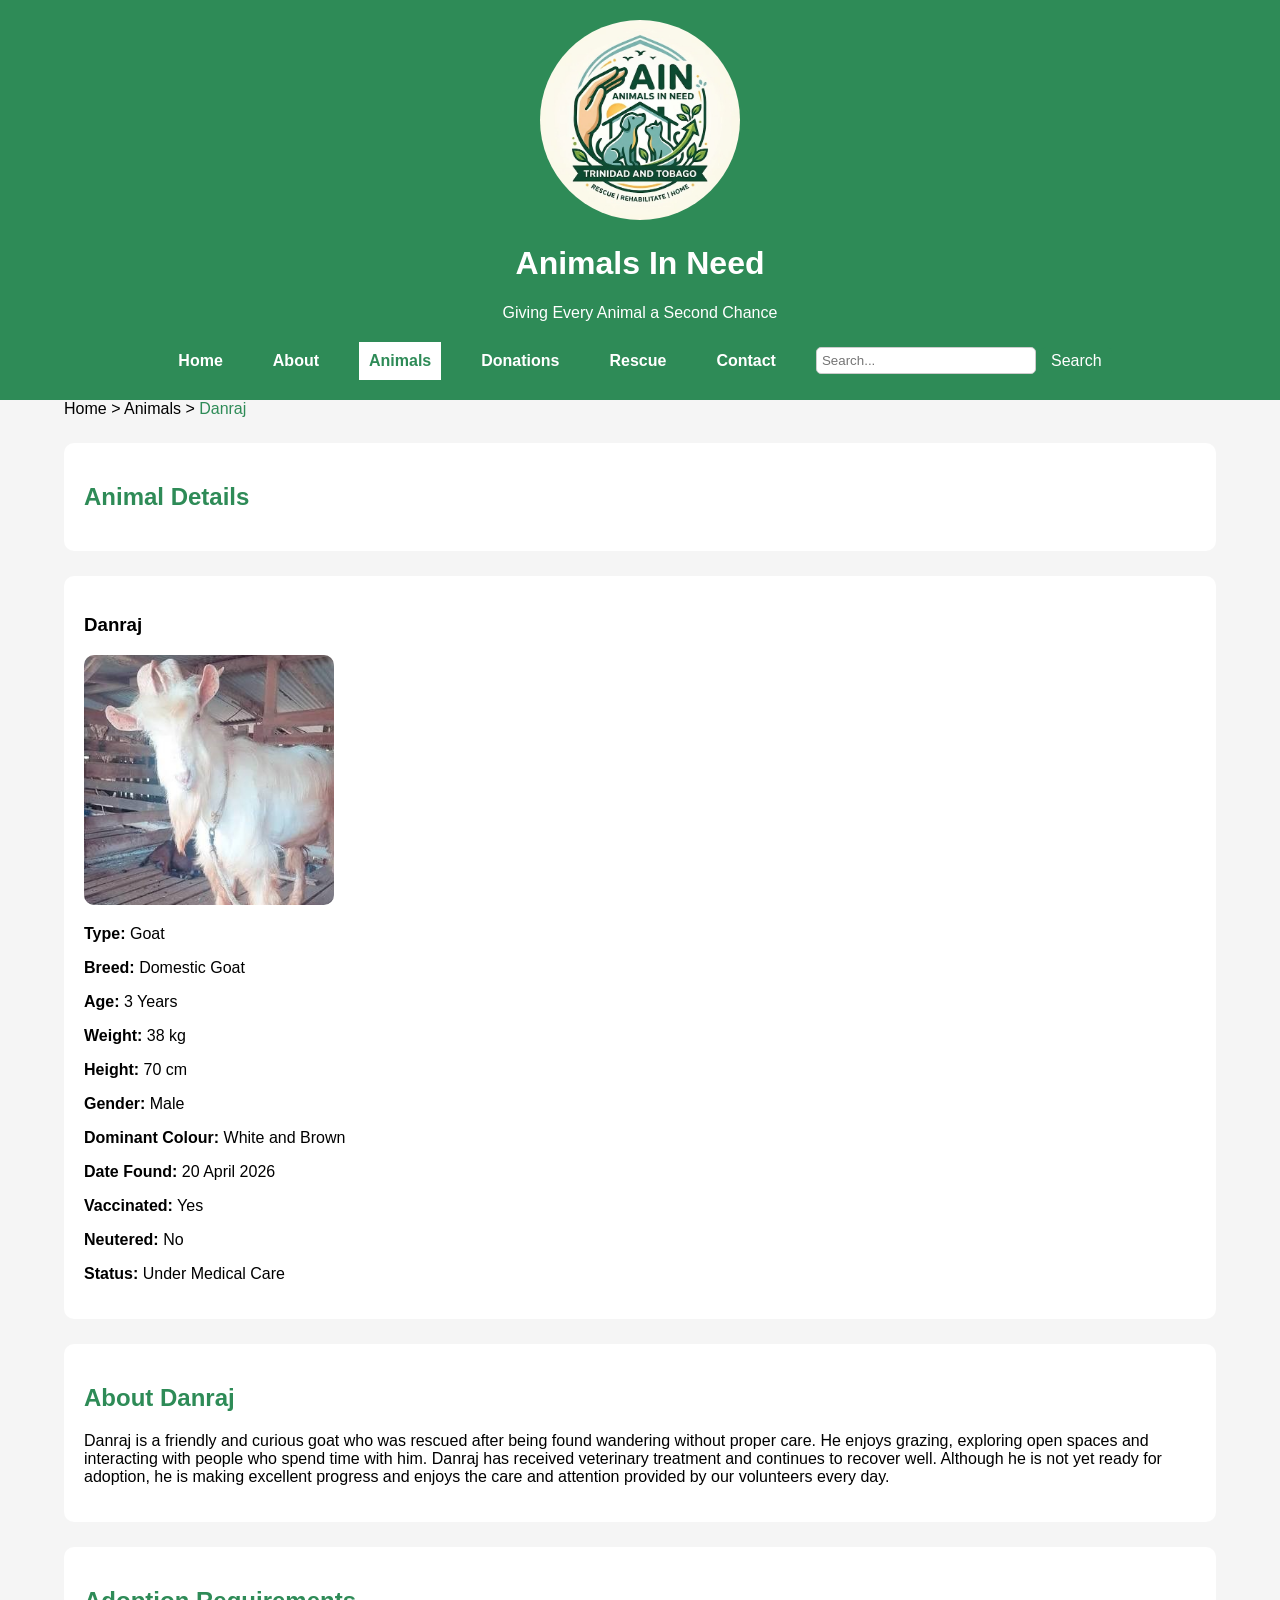
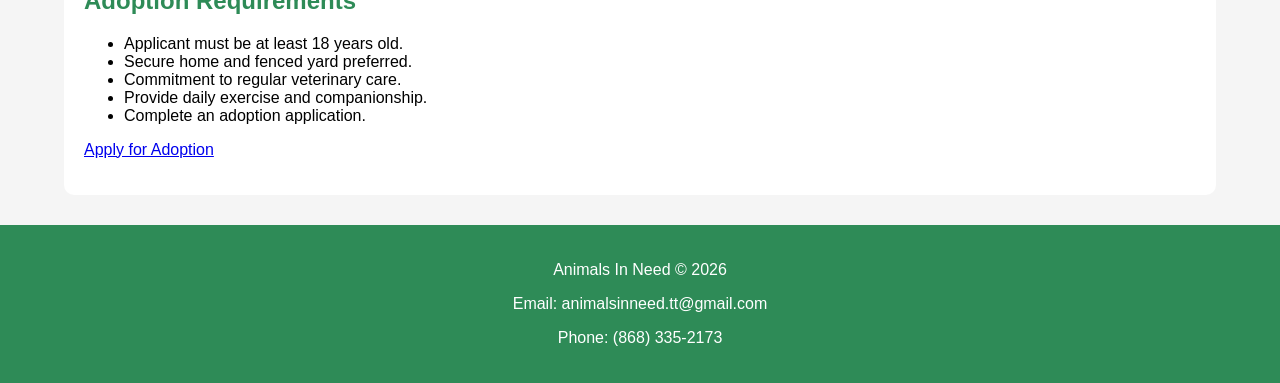
<file: danrajDetails.html>
<!DOCTYPE html>
<html lang="en">

<head>

    <meta charset="UTF-8">

    <meta name="viewport" content="width=device-width, initial-scale=1.0">

    <title>Details for Danraj the Goat</title>

    <link rel="stylesheet" href="CSS/website.css">

</head>

<body>

    <header>

        <a href="index.html">

        <img src="./Img/logo.jpg"
        class="logo"
        alt="Animals In Need Logo">

        </a>

        <h1>Animals In Need</h1>

        <p>Giving Every Animal a Second Chance</p>

        <nav>

            <a href="index.html">Home</a>

            <a href="about.html">About</a>

            <a href="animals.html" class="currentTab">Animals</a>

            <a href="donations.html">Donations</a>

            <a href="rescue.html">Rescue</a>

            <a href="contact.html">Contact</a>

            <form name="searchForm" method="post" action="#">
            <input type="search" name="search" value="" id="search" placeholder="Search...">
            <input type="submit" name="submit" value="Search">
            </form>

        </nav>

    </header>

    <main>

        <div class="breadcrumb">
            <a href="index.html">Home</a> >
            <a href="animals.html">Animals</a> >
            <a href="danrajDetails.html" class="currentBreadcrumb">Danraj</a>
        </div>

        <section>

        <h2>Animal Details</h2>

        </section>

        <section>

            <h3>Danraj</h3>

            <img src="./Img/danraj.jpg" class="animalImage" alt="Danraj the goat">

            <p><strong>Type:</strong> Goat</p>
            
            <p><strong>Breed:</strong> Domestic Goat</p>
            
            <p><strong>Age:</strong> 3 Years</p>
            
            <p><strong>Weight:</strong> 38 kg</p>
            
            <p><strong>Height:</strong> 70 cm</p>
            
            <p><strong>Gender:</strong> Male</p>
            
            <p><strong>Dominant Colour:</strong> White and Brown</p>
            
            <p><strong>Date Found:</strong> 20 April 2026</p>
            
            <p><strong>Vaccinated:</strong> Yes</p>
            
            <p><strong>Neutered:</strong> No</p>
            
            <p><strong>Status:</strong> Under Medical Care</p>

        </section>

        <section>

            <h2>About Danraj</h2>

            <p>

            Danraj is a friendly and curious goat who was rescued after being found
            wandering without proper care. He enjoys grazing, exploring open spaces
            and interacting with people who spend time with him. Danraj has received
            veterinary treatment and continues to recover well. Although he is not
            yet ready for adoption, he is making excellent progress and enjoys the
            care and attention provided by our volunteers every day.
            </p>

        </section>

        <section>

            <h2>Adoption Requirements</h2>

            <ul>

            <li>Applicant must be at least 18 years old.</li>

            <li>Secure home and fenced yard preferred.</li>

            <li>Commitment to regular veterinary care.</li>

            <li>Provide daily exercise and companionship.</li>

            <li>Complete an adoption application.</li>

            </ul>

            <p>

            <a href="contact.html">Apply for Adoption</a>

            </p>

        </section>

    </main>

    <footer>

    <p>Animals In Need © 2026</p>

    <p>Email: animalsinneed.tt@gmail.com</p>

    <p>Phone: (868) 335-2173</p>

    </footer>
    
</body>



</html>
</file>
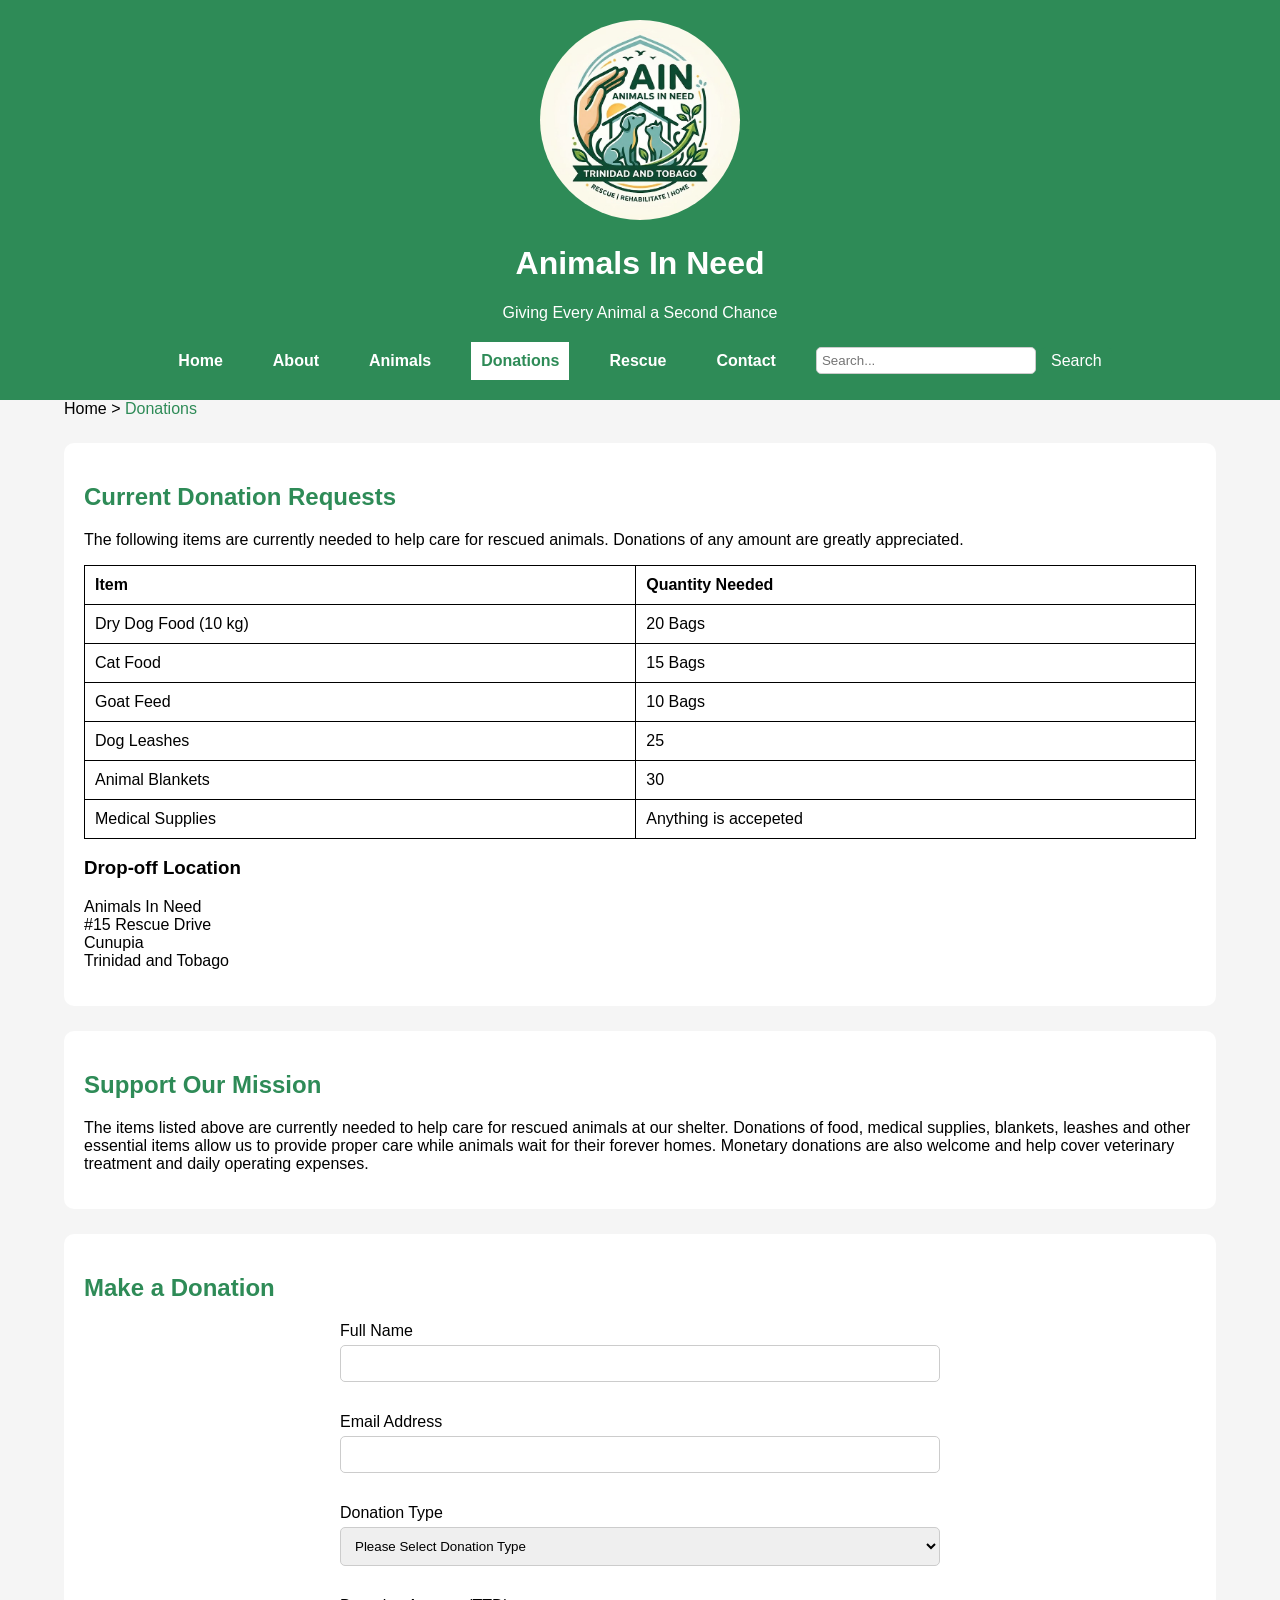
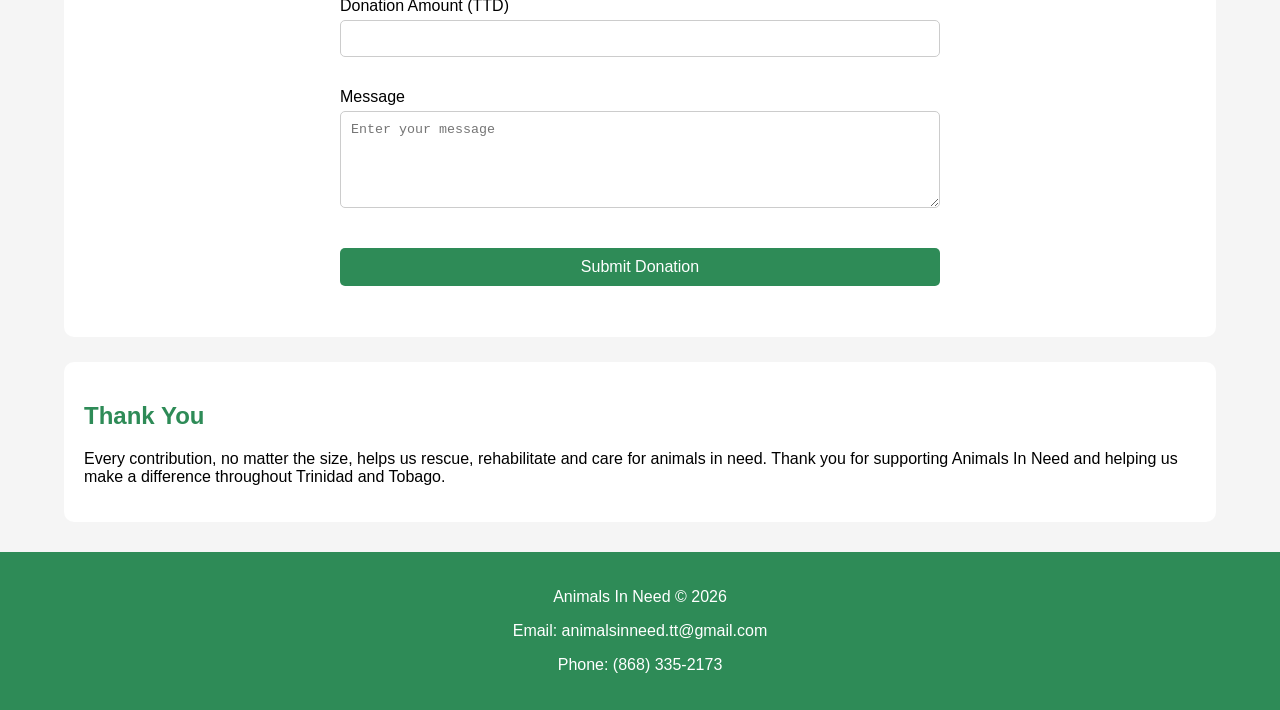
<file: donations.html>
<!DOCTYPE html>
<html lang="en">

<head>

    <meta charset="UTF-8">

    <meta name="viewport" content="width=device-width, initial-scale=1.0">

    <title>Donations</title>

    <link rel="stylesheet" href="CSS/website.css">

    <script src="./Js/donationValidation.js" defer></script>
    <script src="Js/emailForm.js" defer></script>

</head>

<body>

    <header>

        <a href="index.html">

        <img src="./Img/logo.jpg"
        class="logo"
        alt="Animals In Need Logo">

        </a>

        <h1>Animals In Need</h1>

        <p>Giving Every Animal a Second Chance</p>

        <nav>

            <a href="index.html">Home</a>

            <a href="about.html">About</a>

            <a href="animals.html">Animals</a>

            <a href="donations.html" class="currentTab">Donations</a>

            <a href="rescue.html">Rescue</a>

            <a href="contact.html">Contact</a>

            <form name="searchForm" method="post" action="#">
            <input type="search" name="search" value="" id="search" placeholder="Search...">
            <input type="submit" name="submit" value="Search">
            </form>

        </nav>

    </header>

    <main>

        <div class="breadcrumb">
            <a href="index.html">Home</a> >
            <a href="donations.html" class="currentBreadcrumb">Donations</a>
        </div>

        <section>

            <h2>Current Donation Requests</h2>

            <p>
                The following items are currently needed to help care for rescued
                animals. Donations of any amount are greatly appreciated.
            </p>

            <table>

                <tr>
                    <th>Item</th>
                    <th>Quantity Needed</th>
                </tr>

                <tr>
                    <td>Dry Dog Food (10 kg)</td>
                    <td>20 Bags</td>
                </tr>

                <tr>
                    <td>Cat Food</td>
                    <td>15 Bags</td>
                </tr>

                <tr>
                    <td>Goat Feed</td>
                    <td>10 Bags</td>
                </tr>

                <tr>
                    <td>Dog Leashes</td>
                    <td>25</td>
                </tr>

                <tr>
                    <td>Animal Blankets</td>
                    <td>30</td>
                </tr>

                <tr>
                    <td>Medical Supplies</td>
                    <td>Anything is accepeted</td>
                </tr>

            </table>

            <h3>Drop-off Location</h3>

            <p>
                Animals In Need<br>
                #15 Rescue Drive<br>
                Cunupia<br>
                Trinidad and Tobago
            </p>

        </section>

        <section>

            <h2>Support Our Mission</h2>

            <p>
                The items listed above are currently needed to help care for rescued
                animals at our shelter. Donations of food, medical supplies,
                blankets, leashes and other essential items allow us to provide
                proper care while animals wait for their forever homes. Monetary
                donations are also welcome and help cover veterinary treatment and
                daily operating expenses.
            </p>

        </section>

        <section>

            <h2>Make a Donation</h2>

            <form id="donationForm" name="donationForm" data-email-form="donation">

                <p class="form-status" role="status" aria-live="polite"></p>
                
                <p>

                    <label for="name">Full Name</label><br>

                    <input type="text"
                    id="name"
                    name="name">
                    <span id="nameError"></span>

                </p>

                <p>

                    <label for="email">Email Address</label><br>

                    <input type="email"
                    id="email"
                    name="email">
                    <span id="emailError"></span>

                </p>

                <p>

                    <label for="type">Donation Type</label><br>

                    <select id="type" name="type">

                        <option value="" disabled selected>Please Select Donation Type</option>

                        <option>Money</option>
                        <option>Pet Food</option>
                        <option>Medical Supplies</option>
                        <option>Blankets</option>
                        <option>Toys</option>
                        <option>Other</option>

                    </select>

                    <span id="typeError"></span>

                </p>

                <p>

                    <label for="amount">Donation Amount (TTD)</label><br>

                    <input type="number"
                    id="amount"
                    name="amount"
                    min="1">
                    <span id="amountError"></span>

                </p>

                <p>

                    <label for="message">Message</label><br>

                    <textarea id="message"
                    name="message"
                    rows="5"
                    cols="40"
                    placeholder="Enter your message"></textarea>

                    <span id="messageError"></span>
                </p>

                <p>

                    <input type="submit"
                    value="Submit Donation">

                </p>

            </form>

        </section>

        <section>

            <h2>Thank You</h2>

            <p>
                Every contribution, no matter the size, helps us rescue,
                rehabilitate and care for animals in need. Thank you for
                supporting Animals In Need and helping us make a difference
                throughout Trinidad and Tobago.
            </p>

        </section>

    </main>

    <footer>

        <p>Animals In Need © 2026</p>

        <p>Email: animalsinneed.tt@gmail.com</p>

        <p>Phone: (868) 335-2173</p>

    </footer>

</body>

</html>
</file>
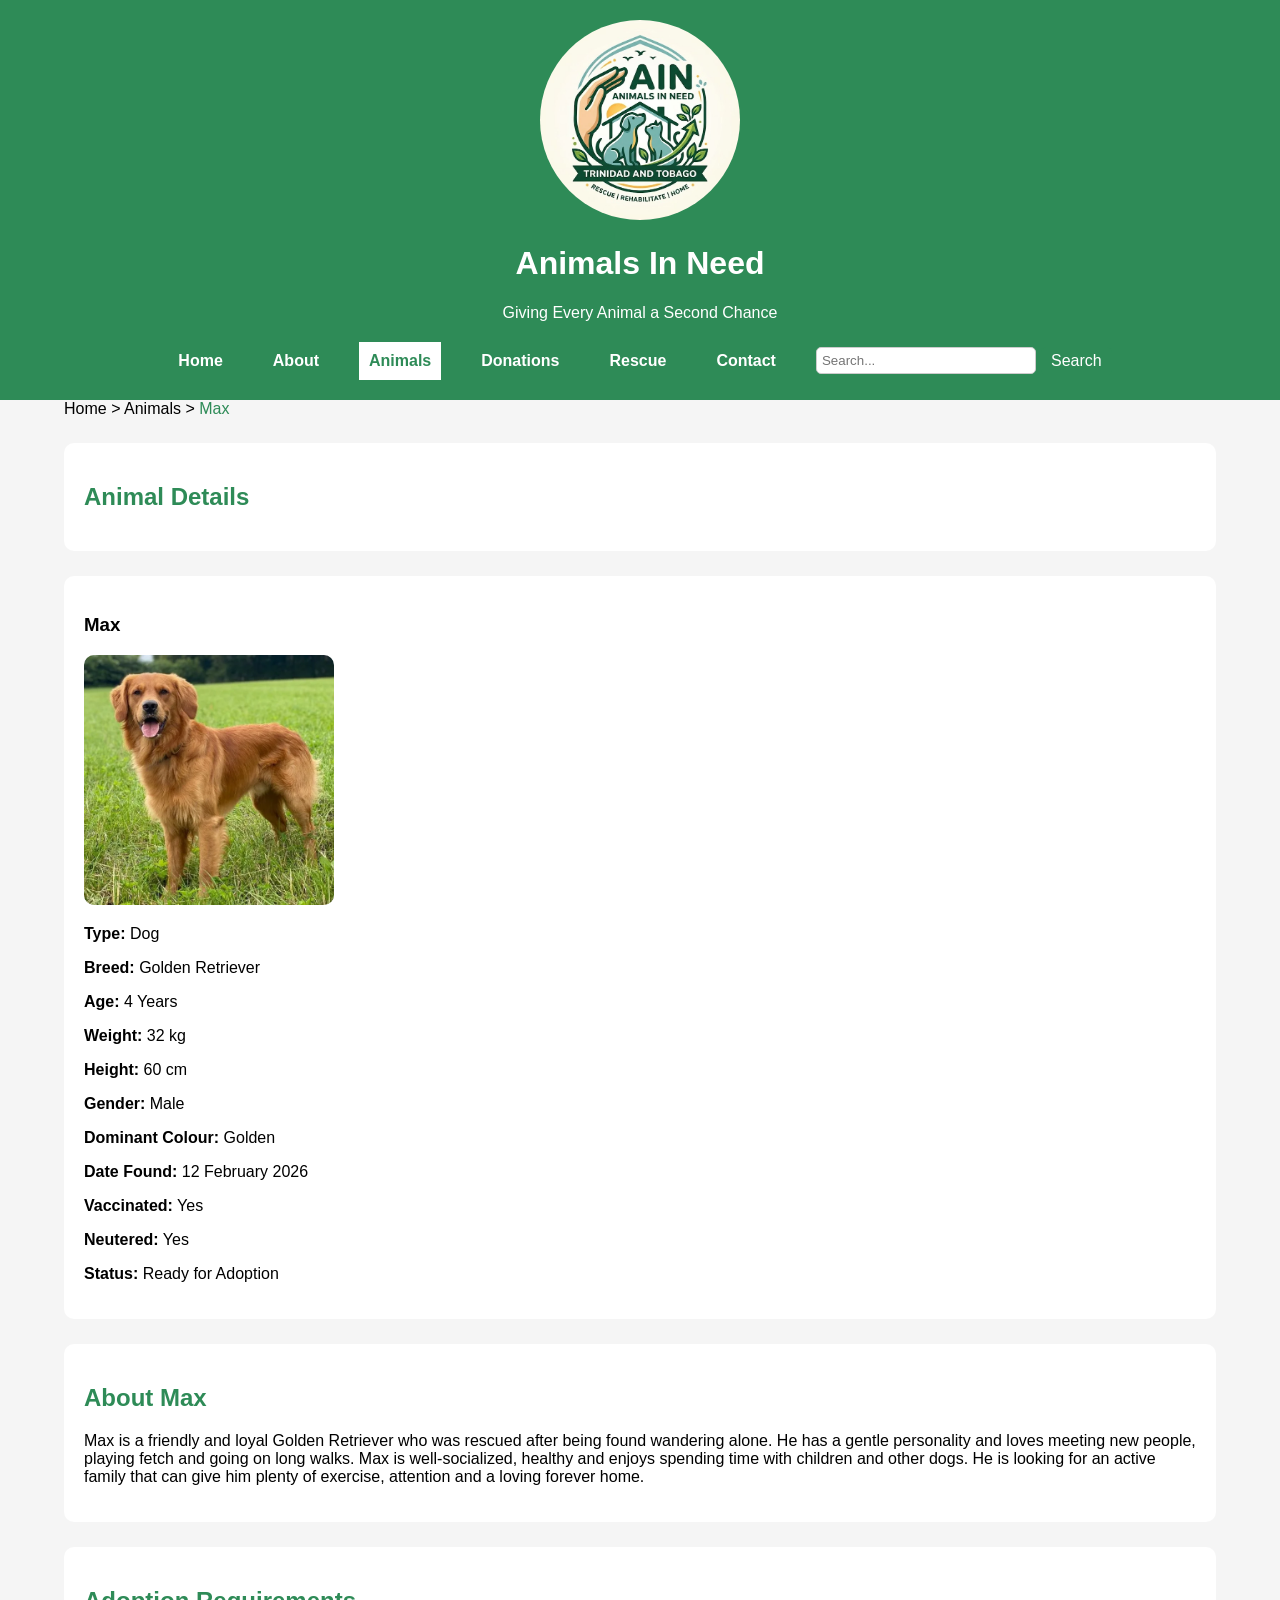
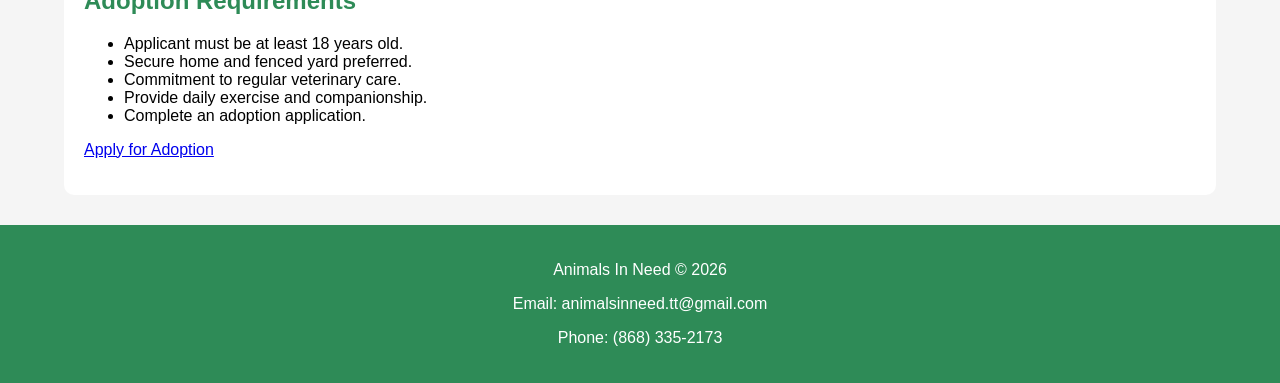
<file: maxDetails.html>
<!DOCTYPE html>
<html lang="en">

<head>

    <meta charset="UTF-8">

    <meta name="viewport" content="width=device-width, initial-scale=1.0">

    <title>Details for Max the Golden Retriever</title>

    <link rel="stylesheet" href="CSS/website.css">

</head>

<body>

    <header>

        <a href="index.html">

        <img src="./Img/logo.jpg"
        class="logo"
        alt="Animals In Need Logo">

        </a>

        <h1>Animals In Need</h1>

        <p>Giving Every Animal a Second Chance</p>

        <nav>

            <a href="index.html">Home</a>

            <a href="about.html">About</a>

            <a href="animals.html" class="currentTab">Animals</a>

            <a href="donations.html">Donations</a>

            <a href="rescue.html">Rescue</a>

            <a href="contact.html">Contact</a>

            <form name="searchForm" method="post" action="#">
            <input type="search" name="search" value="" id="search" placeholder="Search...">
            <input type="submit" name="submit" value="Search">
            </form>

        </nav>

    </header>

    <main>

        <div class="breadcrumb">
            <a href="index.html">Home</a> >
            <a href="animals.html">Animals</a> >
            <a href="maxDetails.html" class="currentBreadcrumb">Max</a>
        </div>

        <section>

            <h2>Animal Details</h2>

        </section>

        <section>

            <h3>Max</h3>

            <img src="./Img/golden-retriever.jpg" class="animalImage" alt="Max the Golden Retriever">

            <p><strong>Type:</strong> Dog</p>
            
            <p><strong>Breed:</strong> Golden Retriever</p>
            
            <p><strong>Age:</strong> 4 Years</p>
            
            <p><strong>Weight:</strong> 32 kg</p>
            
            <p><strong>Height:</strong> 60 cm</p>
            
            <p><strong>Gender:</strong> Male</p>
            
            <p><strong>Dominant Colour:</strong> Golden</p>
            
            <p><strong>Date Found:</strong> 12 February 2026</p>
            
            <p><strong>Vaccinated:</strong> Yes</p>
            
            <p><strong>Neutered:</strong> Yes</p>
            
            <p><strong>Status:</strong> Ready for Adoption</p>
        
        </section>

        <section>

            <h2>About Max</h2>

            <p>

                Max is a friendly and loyal Golden Retriever who was rescued after being
                found wandering alone. He has a gentle personality and loves meeting new
                people, playing fetch and going on long walks. Max is well-socialized,
                healthy and enjoys spending time with children and other dogs. He is
                looking for an active family that can give him plenty of exercise,
                attention and a loving forever home.
            </p>

        </section>

        <section>

            <h2>Adoption Requirements</h2>

            <ul>

            <li>Applicant must be at least 18 years old.</li>

            <li>Secure home and fenced yard preferred.</li>

            <li>Commitment to regular veterinary care.</li>

            <li>Provide daily exercise and companionship.</li>

            <li>Complete an adoption application.</li>

            </ul>

            <p>

            <a href="contact.html">Apply for Adoption</a>

            </p>

        </section>

    </main>

    <footer>

        <p>Animals In Need © 2026</p>

        <p>Email: animalsinneed.tt@gmail.com</p>

        <p>Phone: (868) 335-2173</p>

    </footer>

</body>

</html>
</file>
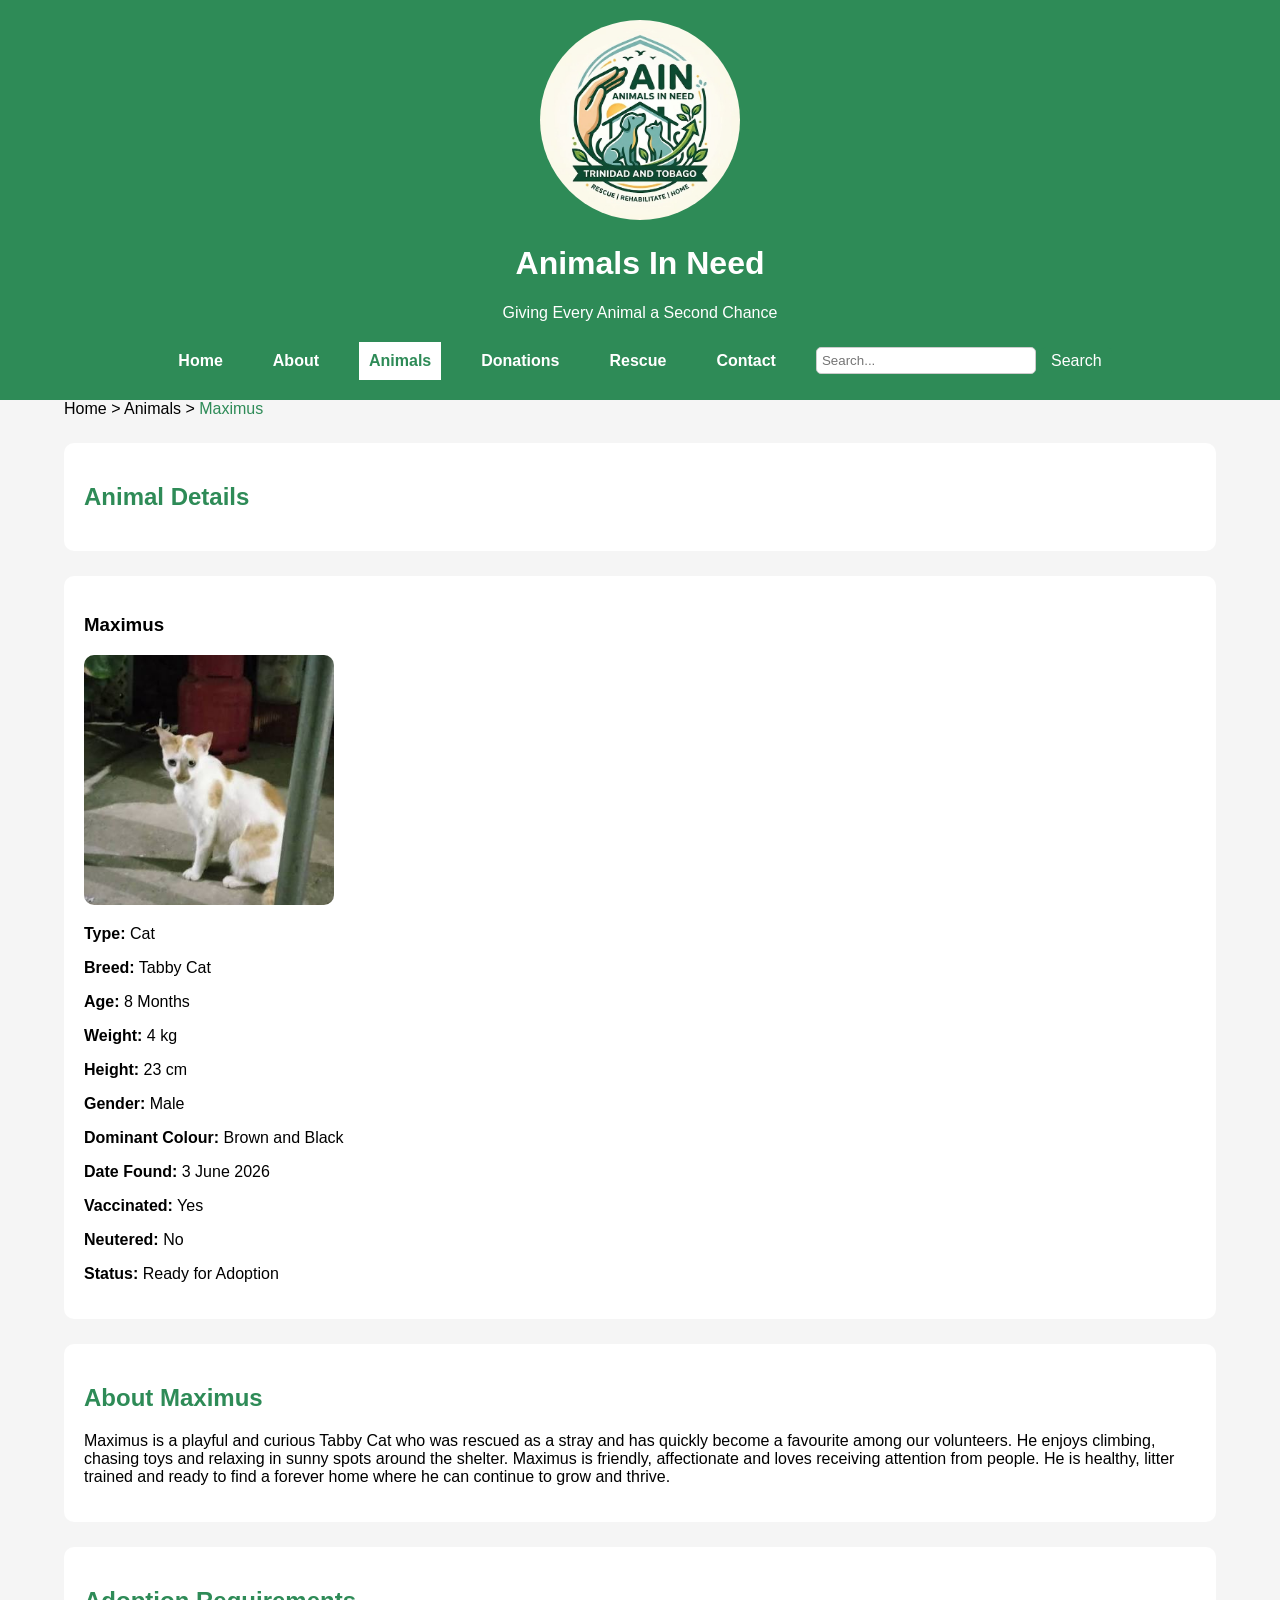
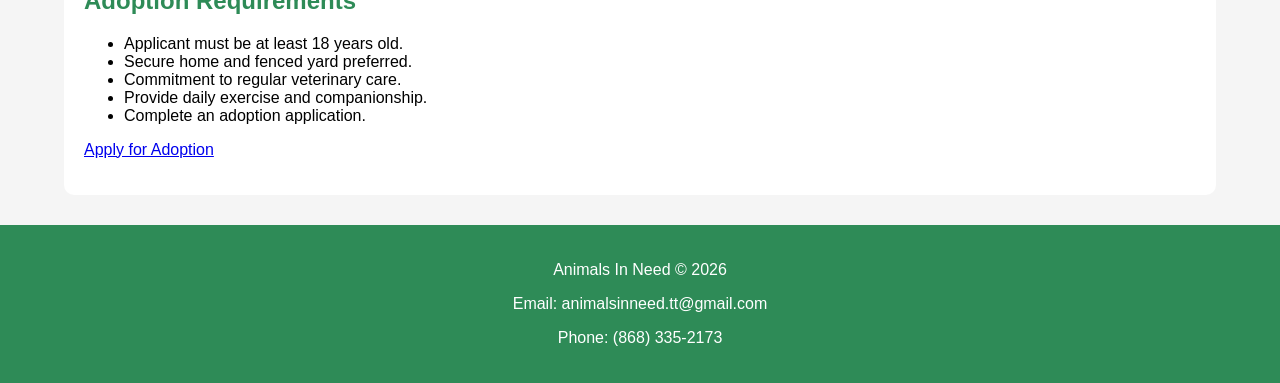
<file: maximasDetails.html>
<!DOCTYPE html>
<html lang="en">

<head>

    <meta charset="UTF-8">

    <meta name="viewport" content="width=device-width, initial-scale=1.0">

    <title>Details for Maximus the cat</title>

    <link rel="stylesheet" href="CSS/website.css">

</head>

<body>

    <header>

        <a href="index.html">

        <img src="./Img/logo.jpg"
        class="logo"
        alt="Animals In Need Logo">

        </a>

        <h1>Animals In Need</h1>

        <p>Giving Every Animal a Second Chance</p>

        <nav>

            <a href="index.html">Home</a>

            <a href="about.html">About</a>

            <a href="animals.html" class="currentTab">Animals</a>

            <a href="donations.html">Donations</a>

            <a href="rescue.html">Rescue</a>

            <a href="contact.html">Contact</a>

            <form name="searchForm" method="post" action="#">
            <input type="search" name="search" value="" id="search" placeholder="Search...">
            <input type="submit" name="submit" value="Search">
            </form>

        </nav>

    </header>

    <main>

        <div class="breadcrumb">
            <a href="index.html">Home</a> >
            <a href="animals.html">Animals</a> >
            <a href="maximasDetails.html" class="currentBreadcrumb">Maximus</a>
        </div>

        <section>

            <h2>Animal Details</h2>

        </section>

        <section>

            <h3>Maximus</h3>

            <img src="./Img/cat-2.jpg" class="animalImage" alt="Maximus the cat">

            <p><strong>Type:</strong> Cat</p>
            
            <p><strong>Breed:</strong> Tabby Cat</p>
            
            <p><strong>Age:</strong> 8 Months</p>
            
            <p><strong>Weight:</strong> 4 kg</p>
            
            <p><strong>Height:</strong> 23 cm</p>
            
            <p><strong>Gender:</strong> Male</p>
            
            <p><strong>Dominant Colour:</strong> Brown and Black</p>
            
            <p><strong>Date Found:</strong> 3 June 2026</p>
            
            <p><strong>Vaccinated:</strong> Yes</p>
            
            <p><strong>Neutered:</strong> No</p>
            
            <p><strong>Status:</strong> Ready for Adoption</p>

        </section>

        <section>

            <h2>About Maximus</h2>

            <p>

            Maximus is a playful and curious Tabby Cat who was rescued as a stray and
            has quickly become a favourite among our volunteers. He enjoys climbing,
            chasing toys and relaxing in sunny spots around the shelter. Maximus is
            friendly, affectionate and loves receiving attention from people. He is
            healthy, litter trained and ready to find a forever home where he can
            continue to grow and thrive.

            </p>

        </section>

        <section>

            <h2>Adoption Requirements</h2>

            <ul>

            <li>Applicant must be at least 18 years old.</li>

            <li>Secure home and fenced yard preferred.</li>

            <li>Commitment to regular veterinary care.</li>

            <li>Provide daily exercise and companionship.</li>

            <li>Complete an adoption application.</li>

            </ul>

            <p>

            <a href="contact.html">Apply for Adoption</a>

            </p>

        </section>

    </main>

    <footer>

        <p>Animals In Need © 2026</p>

        <p>Email: animalsinneed.tt@gmail.com</p>

        <p>Phone: (868) 335-2173</p>

    </footer>

</body>

</html>
</file>
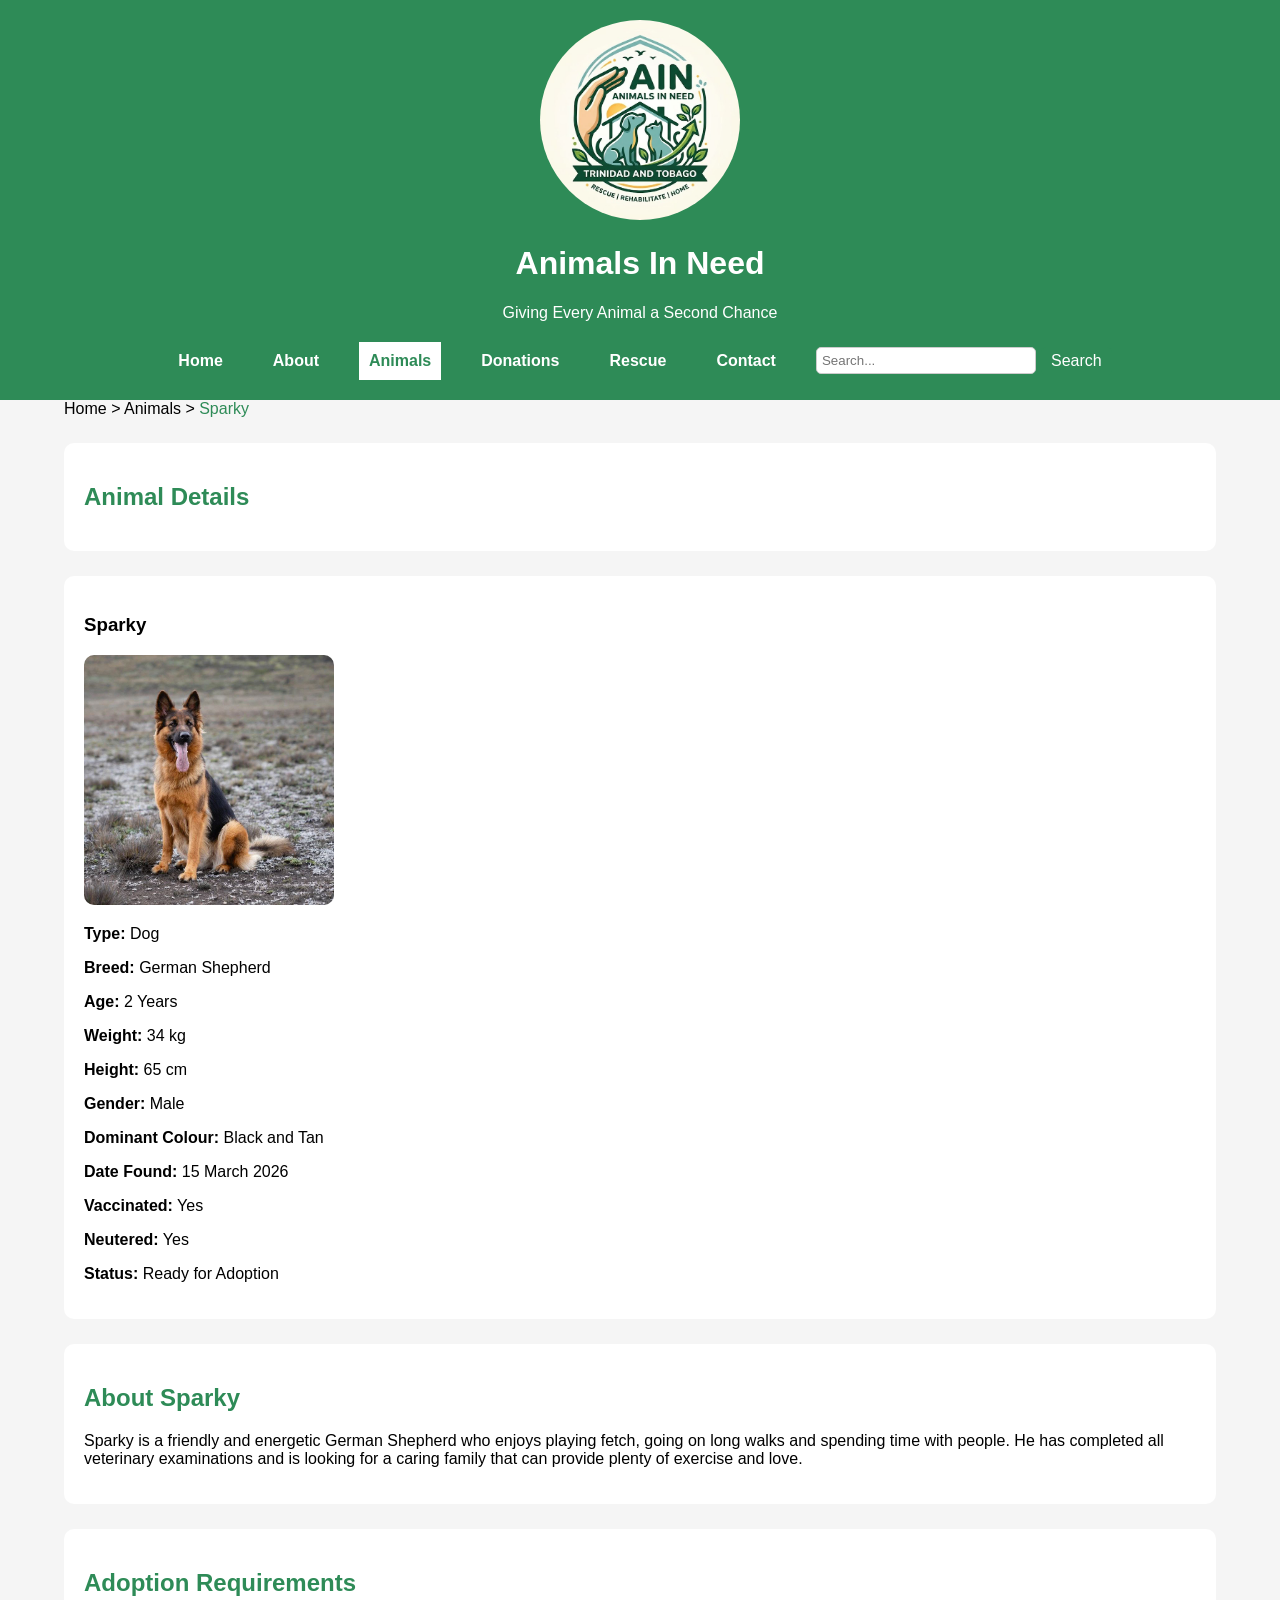
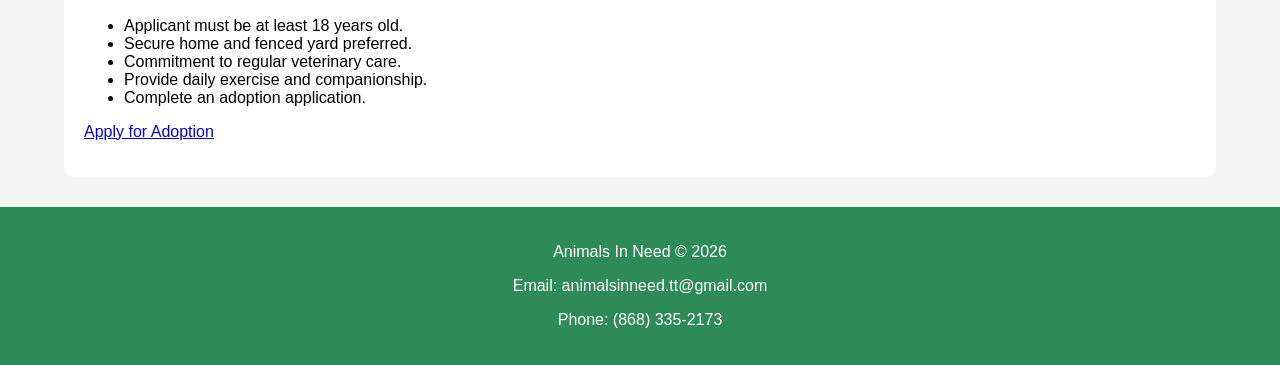
<file: sparkyDetails.html>
<!DOCTYPE html>
<html lang="en">

<head>

    <meta charset="UTF-8">

    <meta name="viewport" content="width=device-width, initial-scale=1.0">

    <title>Details for Sparky the German Shepherd</title>

    <link rel="stylesheet" href="CSS/website.css">

</head>

<body>

    <header>

        <a href="index.html">

        <img src="./Img/logo.jpg"
        class="logo"
        alt="Animals In Need Logo">

        </a>

        <h1>Animals In Need</h1>

        <p>Giving Every Animal a Second Chance</p>

        <nav>

            <a href="index.html">Home</a>

            <a href="about.html">About</a>

            <a href="animals.html" class="currentTab">Animals</a>

            <a href="donations.html">Donations</a>

            <a href="rescue.html">Rescue</a>

            <a href="contact.html">Contact</a>

            <form name="searchForm" method="post" action="#">
            <input type="search" name="search" value="" id="search" placeholder="Search...">
            <input type="submit" name="submit" value="Search">
            </form>

        </nav>

    </header>

    <main>

        <div class="breadcrumb">
            <a href="index.html">Home</a> >
            <a href="animals.html">Animals</a> >
            <a href="sparkyDetails.html" class="currentBreadcrumb">Sparky</a>
        </div>

        <section>

            <h2>Animal Details</h2>

        </section>

        <section>

            <h3>Sparky</h3>

            <a href="sparkyDetails.html" class="animalImageLink">

            <img src="./Img/sparky.jpg"
            class="animalImage"
            alt="Sparky the German Shepherd">

            </a>
            
            <p><strong>Type:</strong> Dog</p>
            
            <p><strong>Breed:</strong> German Shepherd</p>
            
            <p><strong>Age:</strong> 2 Years</p>
            
            <p><strong>Weight:</strong> 34 kg</p>
            
            <p><strong>Height:</strong> 65 cm</p>
            
            <p><strong>Gender:</strong> Male</p>
            
            <p><strong>Dominant Colour:</strong> Black and Tan</p>
            
            <p><strong>Date Found:</strong> 15 March 2026</p>
            
            <p><strong>Vaccinated:</strong> Yes</p>
            
            <p><strong>Neutered:</strong> Yes</p>
            
            <p><strong>Status:</strong> Ready for Adoption</p>

        </section>

        <section>

            <h2>About Sparky</h2>

            <p>

            Sparky is a friendly and energetic German Shepherd who enjoys
            playing fetch, going on long walks and spending time with people.
            He has completed all veterinary examinations and is looking
            for a caring family that can provide plenty of exercise and love.

            </p>

        </section>

        <section>

            <h2>Adoption Requirements</h2>

            <ul>

            <li>Applicant must be at least 18 years old.</li>

            <li>Secure home and fenced yard preferred.</li>

            <li>Commitment to regular veterinary care.</li>

            <li>Provide daily exercise and companionship.</li>

            <li>Complete an adoption application.</li>

            </ul>

            <p>

            <a href="contact.html">Apply for Adoption</a>

            </p>

        </section>

    </main>

    <footer>

        <p>Animals In Need © 2026</p>

        <p>Email: animalsinneed.tt@gmail.com</p>

        <p>Phone: (868) 335-2173</p>

    </footer>

</body>

</html>
</file>
<file: CSS/website.css>
/*Main Website Body*/

body
{
    font-family: Arial, Helvetica, sans-serif;
    margin: 0;
    background-color: #F5F5F5;
}

header
{
    background-color: #2E8B57;
    color: #FFFFFF;
    text-align: center;
    padding: 20px;
}

nav
{
    display: flex;
    justify-content: center;
    align-items: center;
    gap: 30px;
    margin-top: 20px;
}

nav a
{
    color: #FFFFFF;
    text-decoration: none;
    font-weight: bold;
    padding: 10px;
    transition: 0.3s;
}

nav a:hover
{
    background-color: #FFFFFF;
    color: #2E8B57;
    border-radius: 5px;
}

.currentTab
{
    color: #2E8B57 !important;
    background-color: #FFFFFF !important;
}

main
{
    width: 90%;
    margin: auto;
}

.breadcrumb a
{
    color:#000000 ;
    text-decoration: none;
}

.currentBreadcrumb 
{
    color: #2E8B57 !important;
}

section
{
    background-color: #FFFFFF;
    padding: 20px;
    margin-top: 25px;
    border-radius: 10px;
}

table
{
    border-collapse: collapse;
    width: 100%;
}

th,
td
{
    border: 1px solid #000000;
    padding: 10px;
    text-align: left;
}

h2
{
    color: #2E8B57;
}

img
{
    border-radius: 10px;
}

.logo
{
    width: 200px;
    height: 200px;
    border-radius: 50%;
    object-fit: cover;
    cursor: pointer;
    transition: transform 0.3s;
}

.logo:hover 
{
    transform: scale(1.1);
}

.dogPat
{
    display: flex;
    align-items: center;
    gap: 20px;
}

.dogGettingpat
{
    width: 200px;
    height: 150px;
    object-fit: cover;
    border-radius: 10px;
}

.dogPat div
{
    text-align: left;
}

.animalImage
{
    width:250px;
    height:250px;
    object-fit:cover;
    transition:.3s;
}

.animalImageLink
{
    background: none !important;
    padding: 0 !important;
    margin: 0 !important;
    border: none !important;
    text-decoration: none !important;
}

.animalImageLink:hover
{
    background: none !important;
}

.animalImage:hover
{
    transform:scale(1.05);
}

article
{
    border: 2px solid #CCCCCC;
    padding: 15px;
    margin-top: 20px;
    text-align: center;
    border-radius: 10px;
}

article:hover
{
    transform: translateY(-5px);
}

article a
{
    display:inline-block;
    margin-top:10px;
    text-decoration:none;
    background:#2E8B57;
    color:#FFFFFF;
    padding:10px 15px;
    border-radius:5px;
}

article a:hover
{
    background-color:#2E8B57;
}

.featuredAnimals
{
    display: flex;
    justify-content:center;
    flex-wrap: wrap;
    gap: 20px;
}

.animalImage
{
    cursor: pointer;
    transition: 0.3s;
}

.animalImage:hover
{
    transform: scale(1.05);
}

footer
{
    background-color: #2E8B57;
    color: #FFFFFF;
    text-align: center;
    padding: 20px;
    margin-top: 30px;
}

/*About Page*/

.aboutTitle
{
    text-align: center;
    color: #2E8B57;
}

.aboutSection
{
    text-align: center;
}

.aboutSection p
{
    line-height: 1.8;
    text-align: justify;
}

/* About Page Video */

.embed-container
{
    position: relative;
    width: 60%;
    padding-bottom: 33.75%;
    height: 0;
    overflow: hidden;
    margin: auto;
}

.embed-container iframe
{
    position: absolute;
    top: 0;
    left: 0;
    width: 100%;
    height: 100%;
}

.mission
{
    background-color: #FFFFFF;
}

.vision
{
    background-color: #FFFFFF;
}

.adoptionProcess 
{
    line-height: 2;
    padding-left: 30px;
}

.whyAdopt 
{
    line-height: 2;
    padding-left: 30px;
}

.aboutLogo
{
    margin-bottom: 20px;
}

/* Donations and Rescue Form */

main form
{
    max-width: 600px;
    margin: auto;
}

input,
select,
textarea
{
    width: 100%;
    padding: 10px;
    margin-top: 5px;
    margin-bottom: 15px;
    border: 1px solid #CCCCCC;
    border-radius: 5px;
    box-sizing: border-box;
}

input[type="submit"]
{
    background-color: #2E8B57;
    color: #FFFFFF;
    border: none;
    cursor: pointer;
    font-size: 16px;
}

input[type="submit"]:hover
{
    background-color:#2E8B57;
}

/*Search Bar*/

nav form
{
    margin: 0;
    max-width: none;
    display: flex;
    align-items: center;
    gap: 5px;
}

nav input[type="search"] 
{
    width: 220px;
    padding: 5px;
    margin: 0;
    box-sizing: border-box;
}

nav input[type="submit"] 
{
    width: auto;
    padding: 5px 10px;
    margin: 0;
}

/* Contact Page Map */

.map-container
{
    width: 70%;
    margin: 20px auto;
}

.map-container iframe
{
    display: block;
    width: 100%;
    height: 400px;
    border: 0;
    margin: auto;
}




/* Mobile Responsive Design */

@media screen and (max-width: 768px)
{
    nav
    {
        flex-direction: column;
        gap: 10px;
        padding: 10px;
    }

    nav form
    {
        width: 100%;
        flex-direction: column;
    }

    nav input[type="search"]
    {
        width: 100%;
    }

    nav input[type="submit"]
    {
        width: 100%;
    }

    .logo
    {
        width: 130px;
        height: 130px;
    }

    main
    {
        width: 95%;
    }

    .dogPat
    {
        flex-direction: column;
        text-align: center;
    }

    .animalImage
    {
        max-width: 100%;
        height: auto;
    }

    .embed-container,
    .map-container
    {
        width: 100%;
    }

    table
    {
        font-size: 14px;
    }

    th,
    td
    {
        padding: 6px;
    }
}
</file>
